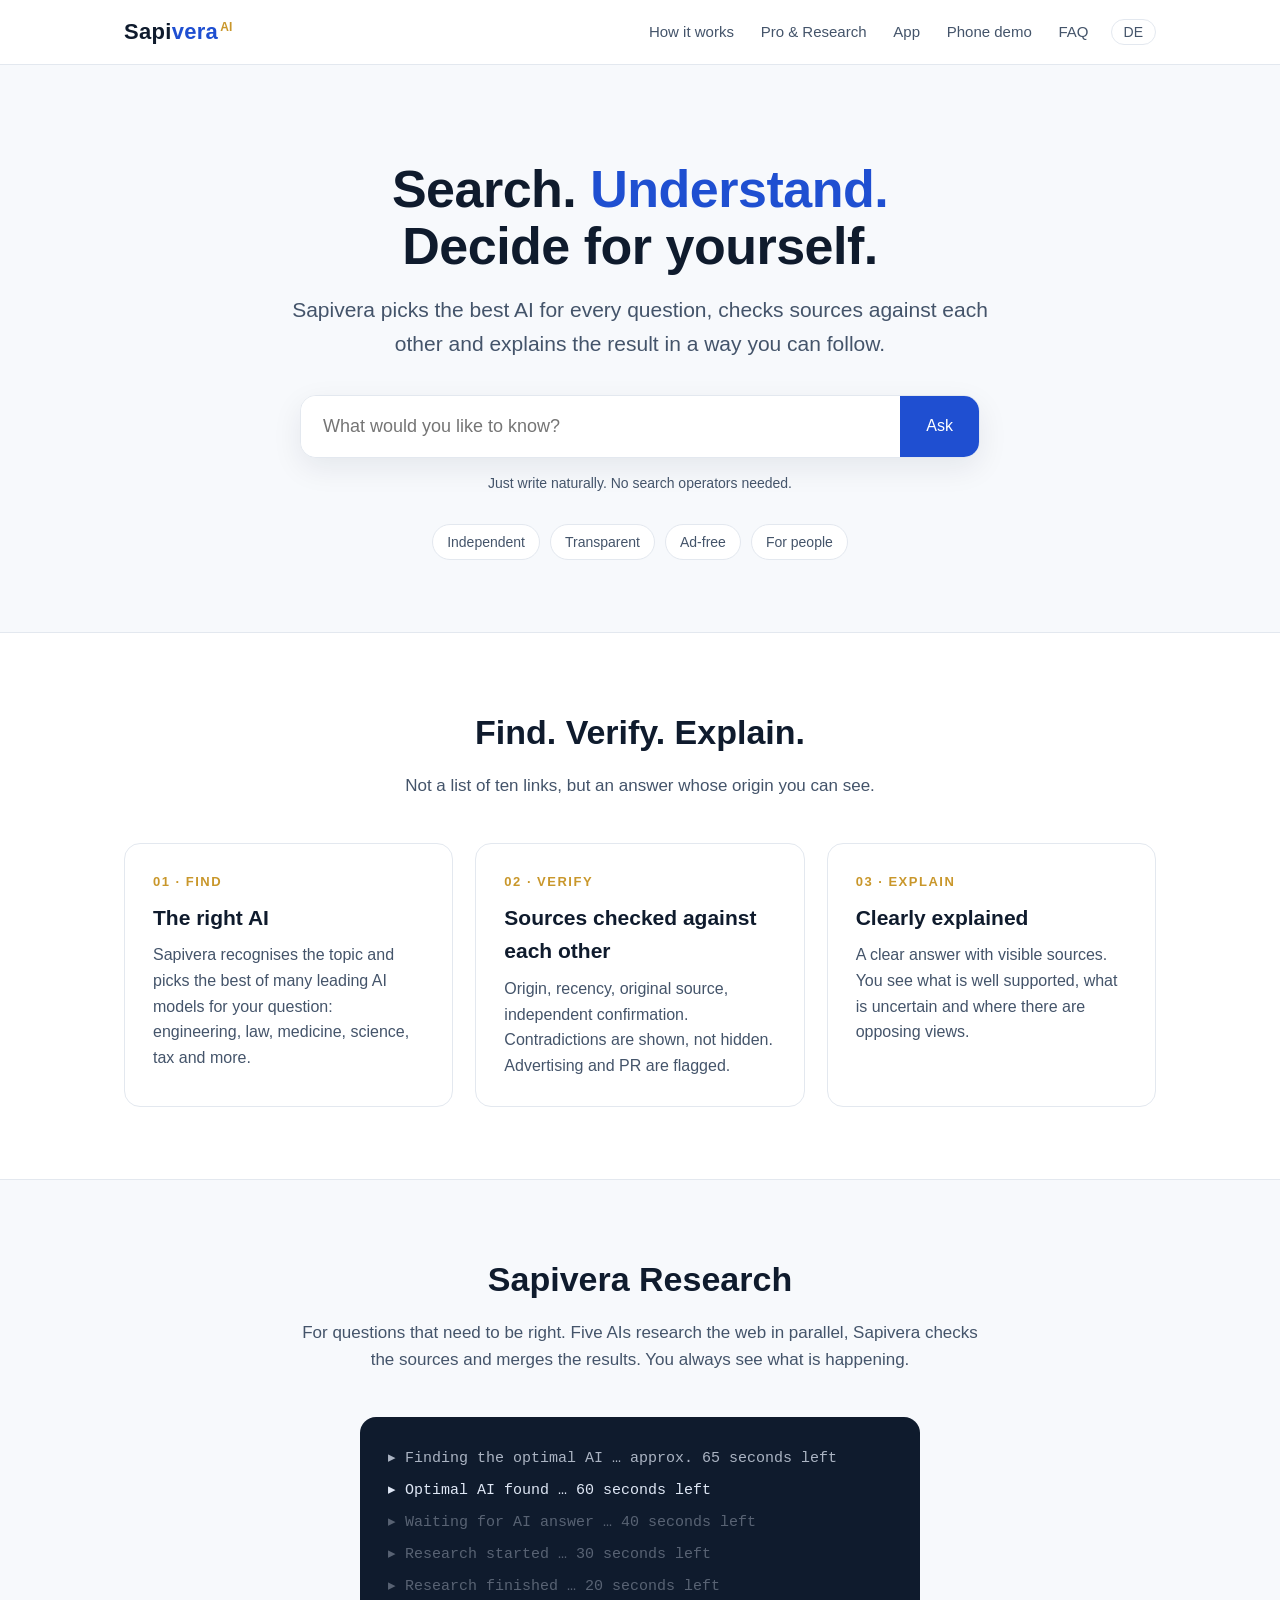
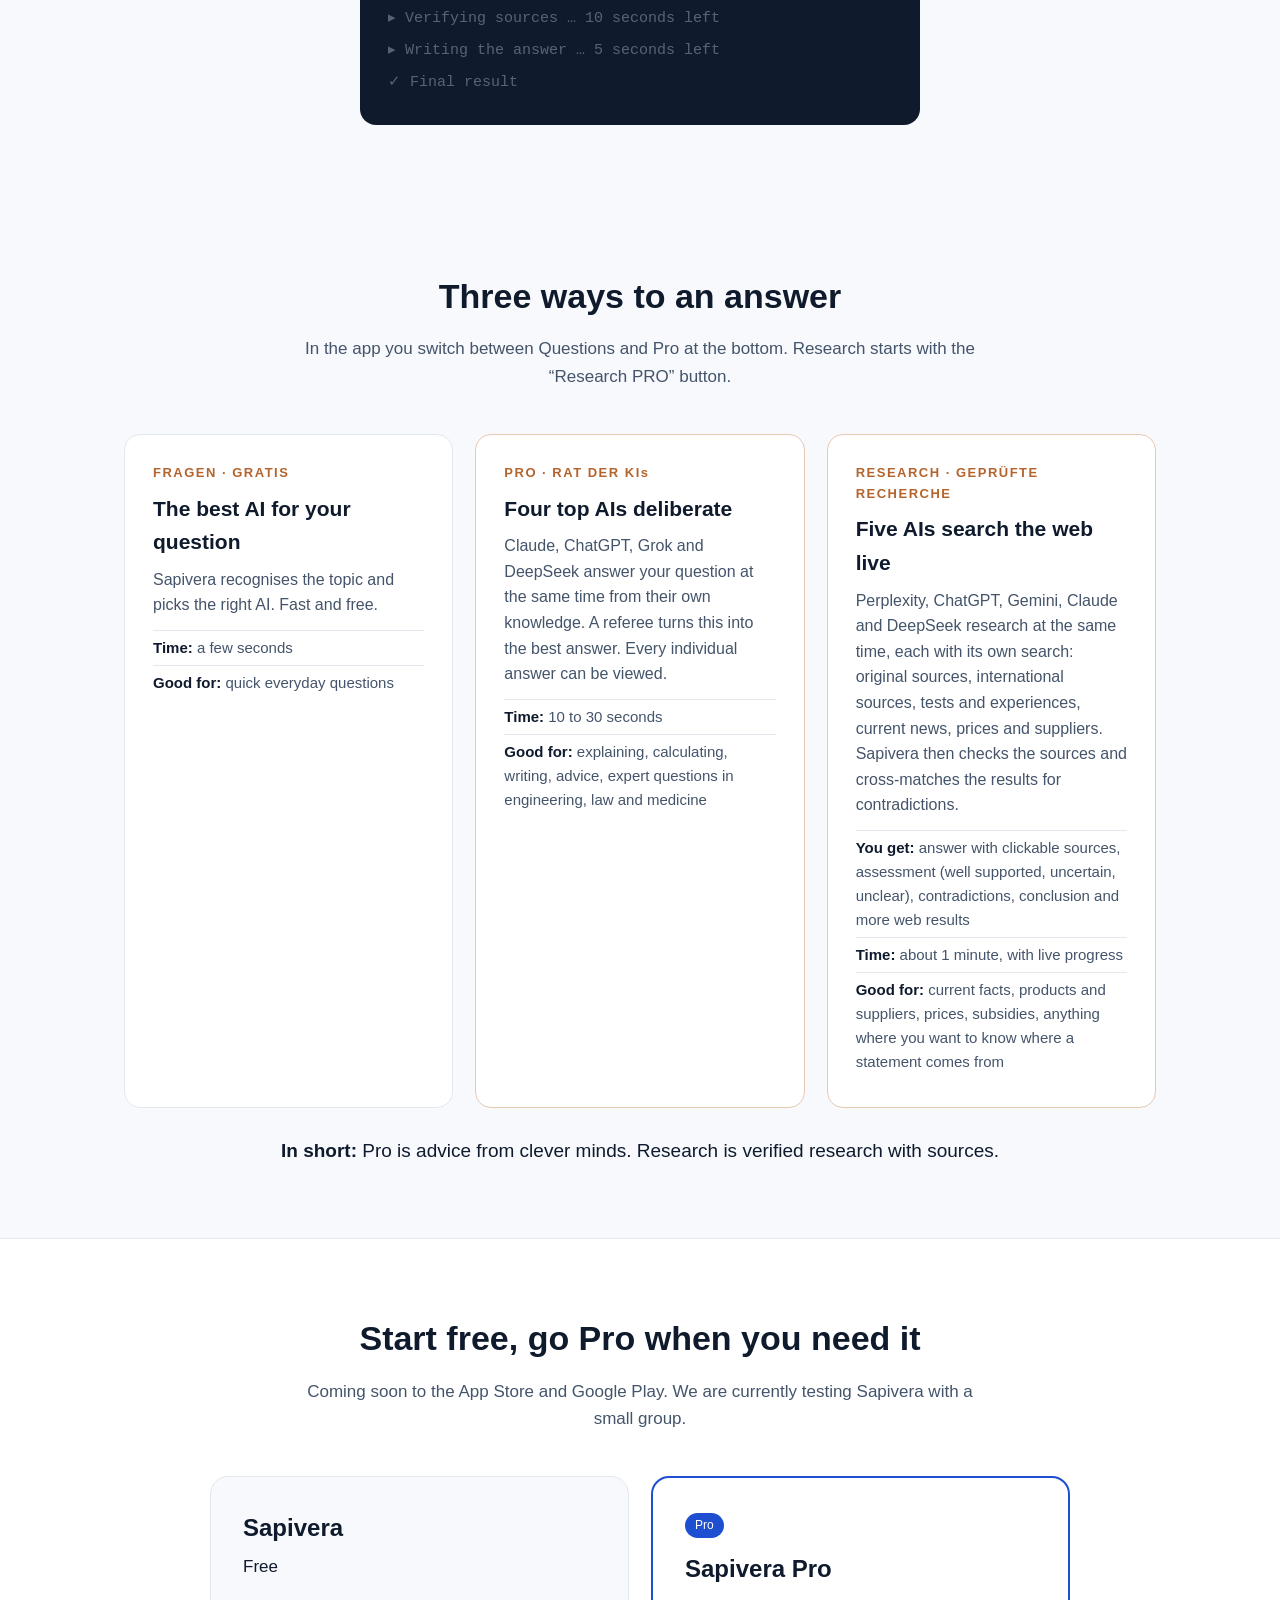
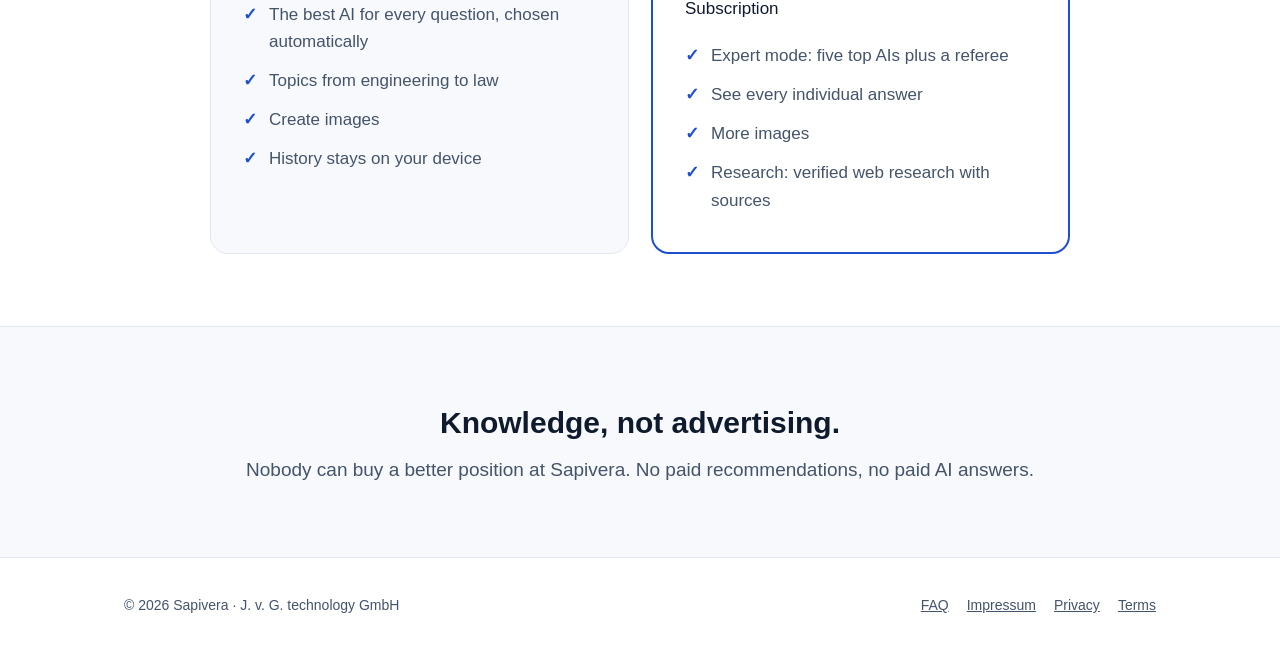
<file: index.html>
<!DOCTYPE html>
<html lang="de" data-lang="de">
<head>
<meta charset="utf-8">
<meta name="robots" content="noindex, nofollow">
<meta name="viewport" content="width=device-width, initial-scale=1">
<title>Sapivera | Suchen. Verstehen. Selbst entscheiden.</title>
<meta name="description" content="Sapivera fragt für jede Frage die passende KI, prüft Quellen gegeneinander und erklärt das Ergebnis nachvollziehbar. Unabhängig, transparent, werbefrei.">
<link rel="stylesheet" href="assets/style.css">
</head>
<body>

<header>
  <div class="wrap">
    <a class="logo" href="index.html">Sapi<span>vera</span><sup>AI</sup></a>
    <div>
      <nav>
        <a href="#wie"><span class="de">So funktioniert's</span><span class="en">How it works</span></a>
        <a href="#modi"><span class="de">Pro &amp; Research</span><span class="en">Pro &amp; Research</span></a>
        <a href="#app">App</a>
        <a href="demo.html"><span class="de">Smartphone-Demo</span><span class="en">Phone demo</span></a>
        <a href="faq.html">FAQ</a>
      </nav>
      <button class="lang" onclick="toggleLang()"><span class="de">EN</span><span class="en">DE</span></button>
    </div>
  </div>
</header>

<div class="hero">
  <div class="wrap">
    <h1 class="de">Suchen. <em>Verstehen.</em><br>Selbst entscheiden.</h1>
    <h1 class="en">Search. <em>Understand.</em><br>Decide for yourself.</h1>
    <p class="lead de">Sapivera sucht für jede Frage die beste KI, prüft Quellen gegeneinander und erklärt Ihnen das Ergebnis so, dass Sie es nachvollziehen können.</p>
    <p class="lead en">Sapivera picks the best AI for every question, checks sources against each other and explains the result in a way you can follow.</p>
    <div class="askbox">
      <input class="de" placeholder="Was möchten Sie wissen?" aria-label="Frage">
      <input class="en" placeholder="What would you like to know?" aria-label="Question">
      <button onclick="location.href='#app'"><span class="de">Fragen</span><span class="en">Ask</span></button>
    </div>
    <div class="hint de">Einfach natürlich schreiben. Keine Suchbefehle nötig.</div>
    <div class="hint en">Just write naturally. No search operators needed.</div>
    <div class="badges">
      <span class="badge de">Unabhängig</span><span class="badge en">Independent</span>
      <span class="badge de">Transparent</span><span class="badge en">Transparent</span>
      <span class="badge de">Werbefrei</span><span class="badge en">Ad-free</span>
      <span class="badge de">Für Menschen</span><span class="badge en">For people</span>
    </div>
  </div>
</div>

<section id="wie" class="white">
  <div class="wrap">
    <h2 class="de">Finden. Prüfen. Erklären.</h2>
    <h2 class="en">Find. Verify. Explain.</h2>
    <p class="sub de">Keine Liste mit zehn Links, sondern eine Antwort, deren Herkunft Sie sehen.</p>
    <p class="sub en">Not a list of ten links, but an answer whose origin you can see.</p>
    <div class="grid">
      <div class="card"><div class="num">01 · FIND</div>
        <h3 class="de">Die passende KI</h3><h3 class="en">The right AI</h3>
        <p class="de">Sapivera erkennt, worum es geht, und wählt aus vielen führenden KI-Modellen die beste für Ihre Frage: Technik, Recht, Medizin, Wissenschaft, Steuern und mehr.</p>
        <p class="en">Sapivera recognises the topic and picks the best of many leading AI models for your question: engineering, law, medicine, science, tax and more.</p></div>
      <div class="card"><div class="num">02 · VERIFY</div>
        <h3 class="de">Quellen gegeneinander prüfen</h3><h3 class="en">Sources checked against each other</h3>
        <p class="de">Herkunft, Aktualität, Originalquelle, unabhängige Bestätigung. Widersprüche werden gezeigt, nicht versteckt. Werbung und PR werden erkannt.</p>
        <p class="en">Origin, recency, original source, independent confirmation. Contradictions are shown, not hidden. Advertising and PR are flagged.</p></div>
      <div class="card"><div class="num">03 · EXPLAIN</div>
        <h3 class="de">Verständlich erklärt</h3><h3 class="en">Clearly explained</h3>
        <p class="de">Eine klare Antwort mit sichtbaren Quellen. Sie sehen, was gut belegt ist, was unsicher ist und wo es Gegenpositionen gibt.</p>
        <p class="en">A clear answer with visible sources. You see what is well supported, what is uncertain and where there are opposing views.</p></div>
    </div>
  </div>
</section>

<section id="research">
  <div class="wrap">
    <h2>Sapivera Research</h2>
    <p class="sub de">Für Fragen, bei denen es genau sein muss. Fünf KIs recherchieren parallel im Internet, Sapivera prüft die Quellen und führt die Ergebnisse zusammen. Sie sehen dabei jederzeit, was gerade passiert.</p>
    <p class="sub en">For questions that need to be right. Five AIs research the web in parallel, Sapivera checks the sources and merges the results. You always see what is happening.</p>
    <div class="status" id="status">
      <div class="de">▸ Optimale AI ermitteln … noch ca. 65 Sekunden</div><div class="en">▸ Finding the optimal AI … approx. 65 seconds left</div>
      <div class="de">▸ Optimale AI gefunden … noch 60 Sekunden</div><div class="en">▸ Optimal AI found … 60 seconds left</div>
      <div class="de">▸ Warte auf AI-Antwort … noch 40 Sekunden</div><div class="en">▸ Waiting for AI answer … 40 seconds left</div>
      <div class="de">▸ Recherche gestartet … noch 30 Sekunden</div><div class="en">▸ Research started … 30 seconds left</div>
      <div class="de">▸ Recherche beendet … noch 20 Sekunden</div><div class="en">▸ Research finished … 20 seconds left</div>
      <div class="de">▸ Quellen werden geprüft … noch 10 Sekunden</div><div class="en">▸ Verifying sources … 10 seconds left</div>
      <div class="de">▸ Antwort wird formuliert … noch 5 Sekunden</div><div class="en">▸ Writing the answer … 5 seconds left</div>
      <div class="de">✓ Endgültiges Ergebnis</div><div class="en">✓ Final result</div>
    </div>
  </div>
</section>

<section id="modi">
  <div class="wrap">
    <h2 class="de">Drei Wege zur Antwort</h2>
    <h2 class="en">Three ways to an answer</h2>
    <p class="sub de">In der App wählen Sie unten zwischen Fragen und Pro. Research starten Sie mit dem Knopf „Research PRO“.</p>
    <p class="sub en">In the app you switch between Questions and Pro at the bottom. Research starts with the “Research PRO” button.</p>
    <div class="grid">
      <div class="card mode"><div class="num">FRAGEN · GRATIS</div>
        <h3 class="de">Die beste KI für Ihre Frage</h3><h3 class="en">The best AI for your question</h3>
        <p class="de">Sapivera erkennt das Thema und wählt die passende KI. Schnell und kostenlos.</p>
        <p class="en">Sapivera recognises the topic and picks the right AI. Fast and free.</p>
        <ul class="mode-facts"><li class="de"><b>Dauer:</b> wenige Sekunden</li><li class="en"><b>Time:</b> a few seconds</li>
        <li class="de"><b>Gut für:</b> schnelle Fragen im Alltag</li><li class="en"><b>Good for:</b> quick everyday questions</li></ul></div>
      <div class="card mode pro"><div class="num">PRO · RAT DER KIs</div>
        <h3 class="de">Vier Top-KIs beraten sich</h3><h3 class="en">Four top AIs deliberate</h3>
        <p class="de">Claude, ChatGPT, Grok und DeepSeek beantworten Ihre Frage gleichzeitig aus ihrem eigenen Wissen. Ein Schiedsrichter macht daraus die beste Antwort. Alle Einzelantworten sind einsehbar.</p>
        <p class="en">Claude, ChatGPT, Grok and DeepSeek answer your question at the same time from their own knowledge. A referee turns this into the best answer. Every individual answer can be viewed.</p>
        <ul class="mode-facts"><li class="de"><b>Dauer:</b> 10 bis 30 Sekunden</li><li class="en"><b>Time:</b> 10 to 30 seconds</li>
        <li class="de"><b>Gut für:</b> Erklären, Rechnen, Schreiben, Ratschläge, Fachfragen aus Technik, Recht und Medizin</li><li class="en"><b>Good for:</b> explaining, calculating, writing, advice, expert questions in engineering, law and medicine</li></ul></div>
      <div class="card mode pro"><div class="num">RESEARCH · GEPRÜFTE RECHERCHE</div>
        <h3 class="de">Fünf KIs suchen live im Internet</h3><h3 class="en">Five AIs search the web live</h3>
        <p class="de">Perplexity, ChatGPT, Gemini, Claude und DeepSeek recherchieren gleichzeitig, jede mit eigener Suche: Originalquellen, internationale Quellen, Tests und Erfahrungen, aktuelle Nachrichten sowie Preise und Anbieter. Danach prüft Sapivera die Quellen und gleicht die Ergebnisse auf Widersprüche ab.</p>
        <p class="en">Perplexity, ChatGPT, Gemini, Claude and DeepSeek research at the same time, each with its own search: original sources, international sources, tests and experiences, current news, prices and suppliers. Sapivera then checks the sources and cross-matches the results for contradictions.</p>
        <ul class="mode-facts"><li class="de"><b>Sie erhalten:</b> Antwort mit anklickbaren Quellen, Einordnung (gut belegt, unsicher, ungeklärt), Widersprüche, Fazit und weitere Web-Treffer</li><li class="en"><b>You get:</b> answer with clickable sources, assessment (well supported, uncertain, unclear), contradictions, conclusion and more web results</li>
        <li class="de"><b>Dauer:</b> etwa 1 Minute, mit Live-Fortschritt</li><li class="en"><b>Time:</b> about 1 minute, with live progress</li>
        <li class="de"><b>Gut für:</b> aktuelle Fakten, Produkte und Lieferanten, Preise, Förderungen, alles, wo Sie wissen wollen, woher eine Aussage kommt</li><li class="en"><b>Good for:</b> current facts, products and suppliers, prices, subsidies, anything where you want to know where a statement comes from</li></ul></div>
    </div>
    <p class="modi-kurz de"><b>Kurz gesagt:</b> Pro ist der Rat kluger Köpfe. Research ist eine geprüfte Recherche mit Quellenangaben.</p>
    <p class="modi-kurz en"><b>In short:</b> Pro is advice from clever minds. Research is verified research with sources.</p>
  </div>
</section>

<section id="app" class="white">
  <div class="wrap">
    <h2 class="de">Gratis starten, bei Bedarf Pro</h2>
    <h2 class="en">Start free, go Pro when you need it</h2>
    <p class="sub de">Bald im App Store und bei Google Play. Derzeit testen wir Sapivera mit einer kleinen Gruppe.</p>
    <p class="sub en">Coming soon to the App Store and Google Play. We are currently testing Sapivera with a small group.</p>
    <div class="plans">
      <div class="plan">
        <h3>Sapivera</h3>
        <div class="de">Gratis</div><div class="en">Free</div>
        <ul>
          <li class="de">Die beste KI für jede Frage, automatisch gewählt</li><li class="en">The best AI for every question, chosen automatically</li>
          <li class="de">Fachbereiche von Technik bis Recht</li><li class="en">Topics from engineering to law</li>
          <li class="de">Bilder erstellen</li><li class="en">Create images</li>
          <li class="de">Verlauf auf Ihrem Gerät</li><li class="en">History stays on your device</li>
        </ul>
      </div>
      <div class="plan pro">
        <span class="tag">Pro</span>
        <h3>Sapivera Pro</h3>
        <div class="de">Im Abo</div><div class="en">Subscription</div>
        <ul>
          <li class="de">Experten Modus: fünf Top-KIs plus Schiedsrichter</li><li class="en">Expert mode: five top AIs plus a referee</li>
          <li class="de">Alle Einzelantworten einsehbar</li><li class="en">See every individual answer</li>
          <li class="de">Mehr Bilder</li><li class="en">More images</li>
          <li class="de">Research: geprüfte Web-Recherche mit Quellen</li><li class="en">Research: verified web research with sources</li>
        </ul>
      </div>
    </div>
  </div>
</section>

<section class="promise">
  <div class="wrap">
    <div class="big de">Wissen statt Werbung.</div><div class="big en">Knowledge, not advertising.</div>
    <div class="small de">Bei Sapivera kann sich niemand eine bessere Platzierung kaufen. Keine bezahlten Empfehlungen, keine bezahlten KI-Antworten.</div>
    <div class="small en">Nobody can buy a better position at Sapivera. No paid recommendations, no paid AI answers.</div>
  </div>
</section>

<footer>
  <div class="wrap">
    <div>© 2026 Sapivera · J. v. G. technology GmbH</div>
    <div><a href="faq.html">FAQ</a><a href="impressum.html">Impressum</a><a href="datenschutz.html"><span class="de">Datenschutz</span><span class="en">Privacy</span></a><a href="nutzungsbedingungen.html"><span class="de">Nutzungsbedingungen</span><span class="en">Terms</span></a></div>
  </div>
</footer>

<script>
function setLang(l){document.documentElement.setAttribute('data-lang',l);document.documentElement.lang=l;try{localStorage.setItem('sv-lang',l)}catch(e){}}
function toggleLang(){setLang(document.documentElement.getAttribute('data-lang')==='de'?'en':'de')}
(function(){var s=null;try{s=localStorage.getItem('sv-lang')}catch(e){}
  setLang(s||((navigator.language||'de').slice(0,2)==='de'?'de':'en'));})();
(function(){var box=document.getElementById('status');var i=0;
  function step(){var lang=document.documentElement.getAttribute('data-lang');
    var rows=[].slice.call(box.querySelectorAll('div.'+lang));
    rows.forEach(function(r,k){r.className=lang+(k<i?' done':k===i?' on':'')});
    i=(i+1)%(rows.length+2);}
  step();setInterval(step,1400);})();
</script>
</body>
</html>
</file>
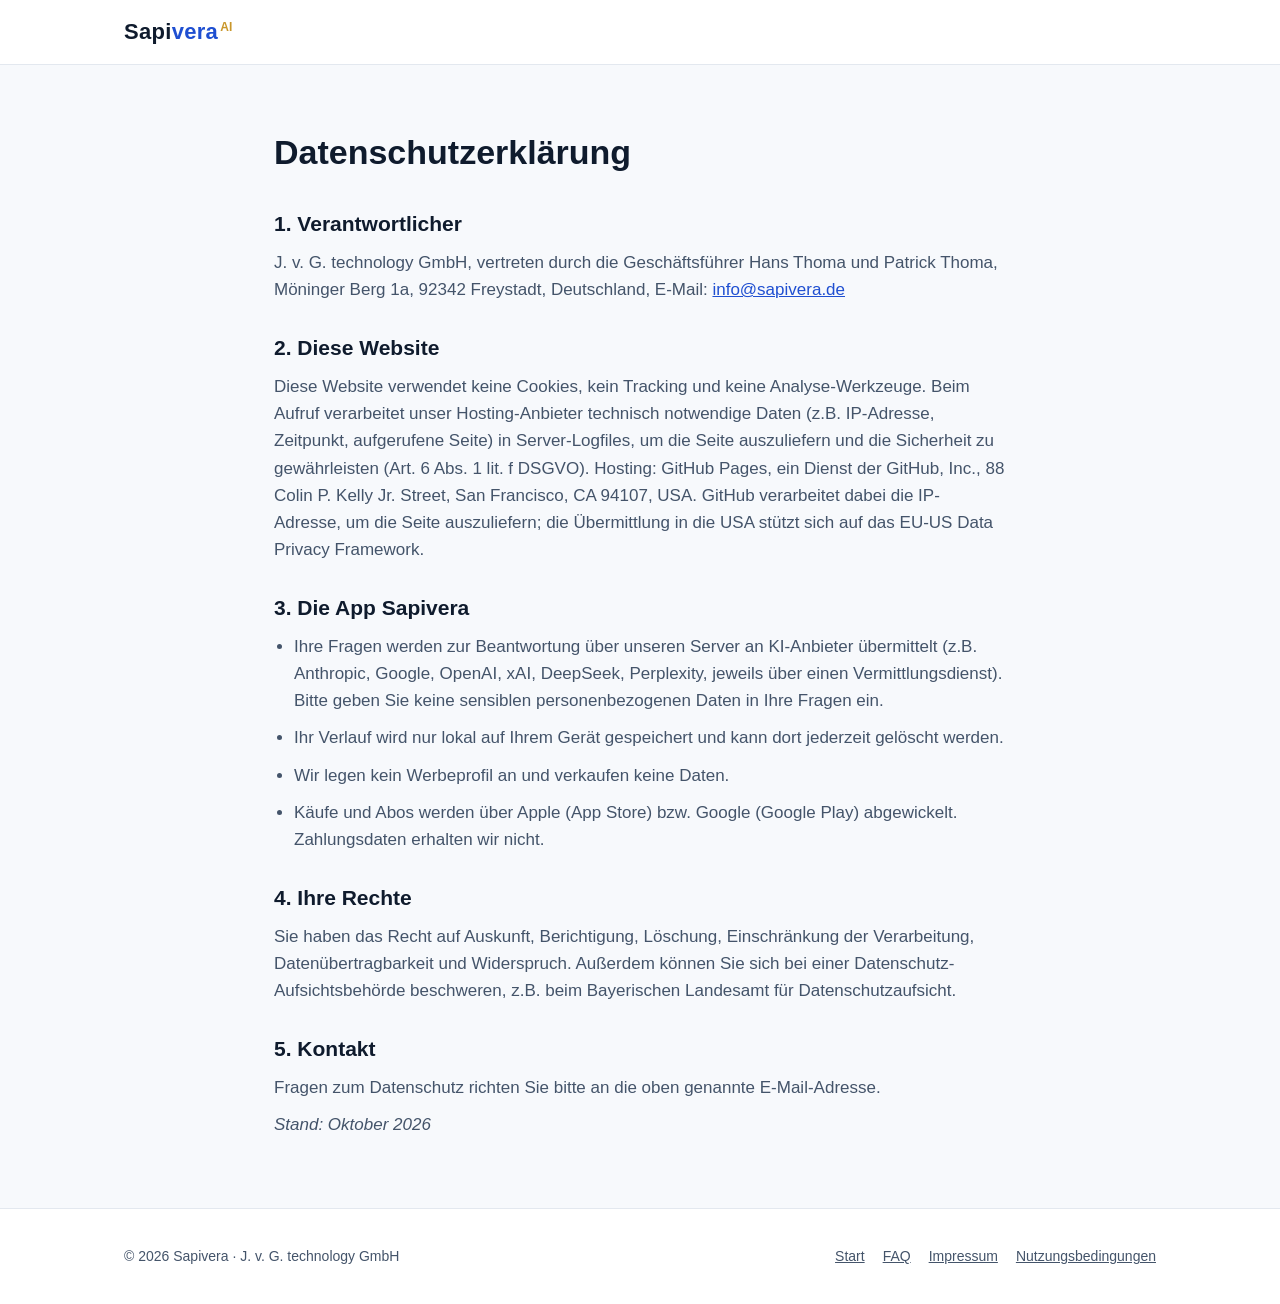
<file: datenschutz.html>
<!DOCTYPE html>
<html lang="de">
<head>
<meta charset="utf-8">
<meta name="viewport" content="width=device-width, initial-scale=1">
<title>Datenschutz | Sapivera</title>
<meta name="robots" content="noindex">
<link rel="stylesheet" href="assets/style.css">
</head>
<body>
<header><div class="wrap"><a class="logo" href="index.html">Sapi<span>vera</span><sup>AI</sup></a></div></header>
<div class="legal">
  <h1>Datenschutzerklärung</h1>
  <h2>1. Verantwortlicher</h2>
  <p>J. v. G. technology GmbH, vertreten durch die Geschäftsführer Hans Thoma und Patrick Thoma, Möninger Berg 1a, 92342 Freystadt, Deutschland, E-Mail: <a href="mailto:info@sapivera.de">info@sapivera.de</a></p>

  <h2>2. Diese Website</h2>
  <p>Diese Website verwendet keine Cookies, kein Tracking und keine Analyse-Werkzeuge. Beim Aufruf verarbeitet unser Hosting-Anbieter technisch notwendige Daten (z.B. IP-Adresse, Zeitpunkt, aufgerufene Seite) in Server-Logfiles, um die Seite auszuliefern und die Sicherheit zu gewährleisten (Art. 6 Abs. 1 lit. f DSGVO). Hosting: GitHub Pages, ein Dienst der GitHub, Inc., 88 Colin P. Kelly Jr. Street, San Francisco, CA 94107, USA. GitHub verarbeitet dabei die IP-Adresse, um die Seite auszuliefern; die Übermittlung in die USA stützt sich auf das EU-US Data Privacy Framework.</p>

  <h2>3. Die App Sapivera</h2>
  <ul>
    <li>Ihre Fragen werden zur Beantwortung über unseren Server an KI-Anbieter übermittelt (z.B. Anthropic, Google, OpenAI, xAI, DeepSeek, Perplexity, jeweils über einen Vermittlungsdienst). Bitte geben Sie keine sensiblen personenbezogenen Daten in Ihre Fragen ein.</li>
    <li>Ihr Verlauf wird nur lokal auf Ihrem Gerät gespeichert und kann dort jederzeit gelöscht werden.</li>
    <li>Wir legen kein Werbeprofil an und verkaufen keine Daten.</li>
    <li>Käufe und Abos werden über Apple (App Store) bzw. Google (Google Play) abgewickelt. Zahlungsdaten erhalten wir nicht.</li>
  </ul>

  <h2>4. Ihre Rechte</h2>
  <p>Sie haben das Recht auf Auskunft, Berichtigung, Löschung, Einschränkung der Verarbeitung, Datenübertragbarkeit und Widerspruch. Außerdem können Sie sich bei einer Datenschutz-Aufsichtsbehörde beschweren, z.B. beim Bayerischen Landesamt für Datenschutzaufsicht.</p>

  <h2>5. Kontakt</h2>
  <p>Fragen zum Datenschutz richten Sie bitte an die oben genannte E-Mail-Adresse.</p>
  <p><em>Stand: Oktober 2026</em></p>
</div>
<footer><div class="wrap"><div>© 2026 Sapivera · J. v. G. technology GmbH</div><div><a href="index.html">Start</a><a href="faq.html">FAQ</a><a href="impressum.html">Impressum</a><a href="nutzungsbedingungen.html">Nutzungsbedingungen</a></div></div></footer>
</body>
</html>
</file>
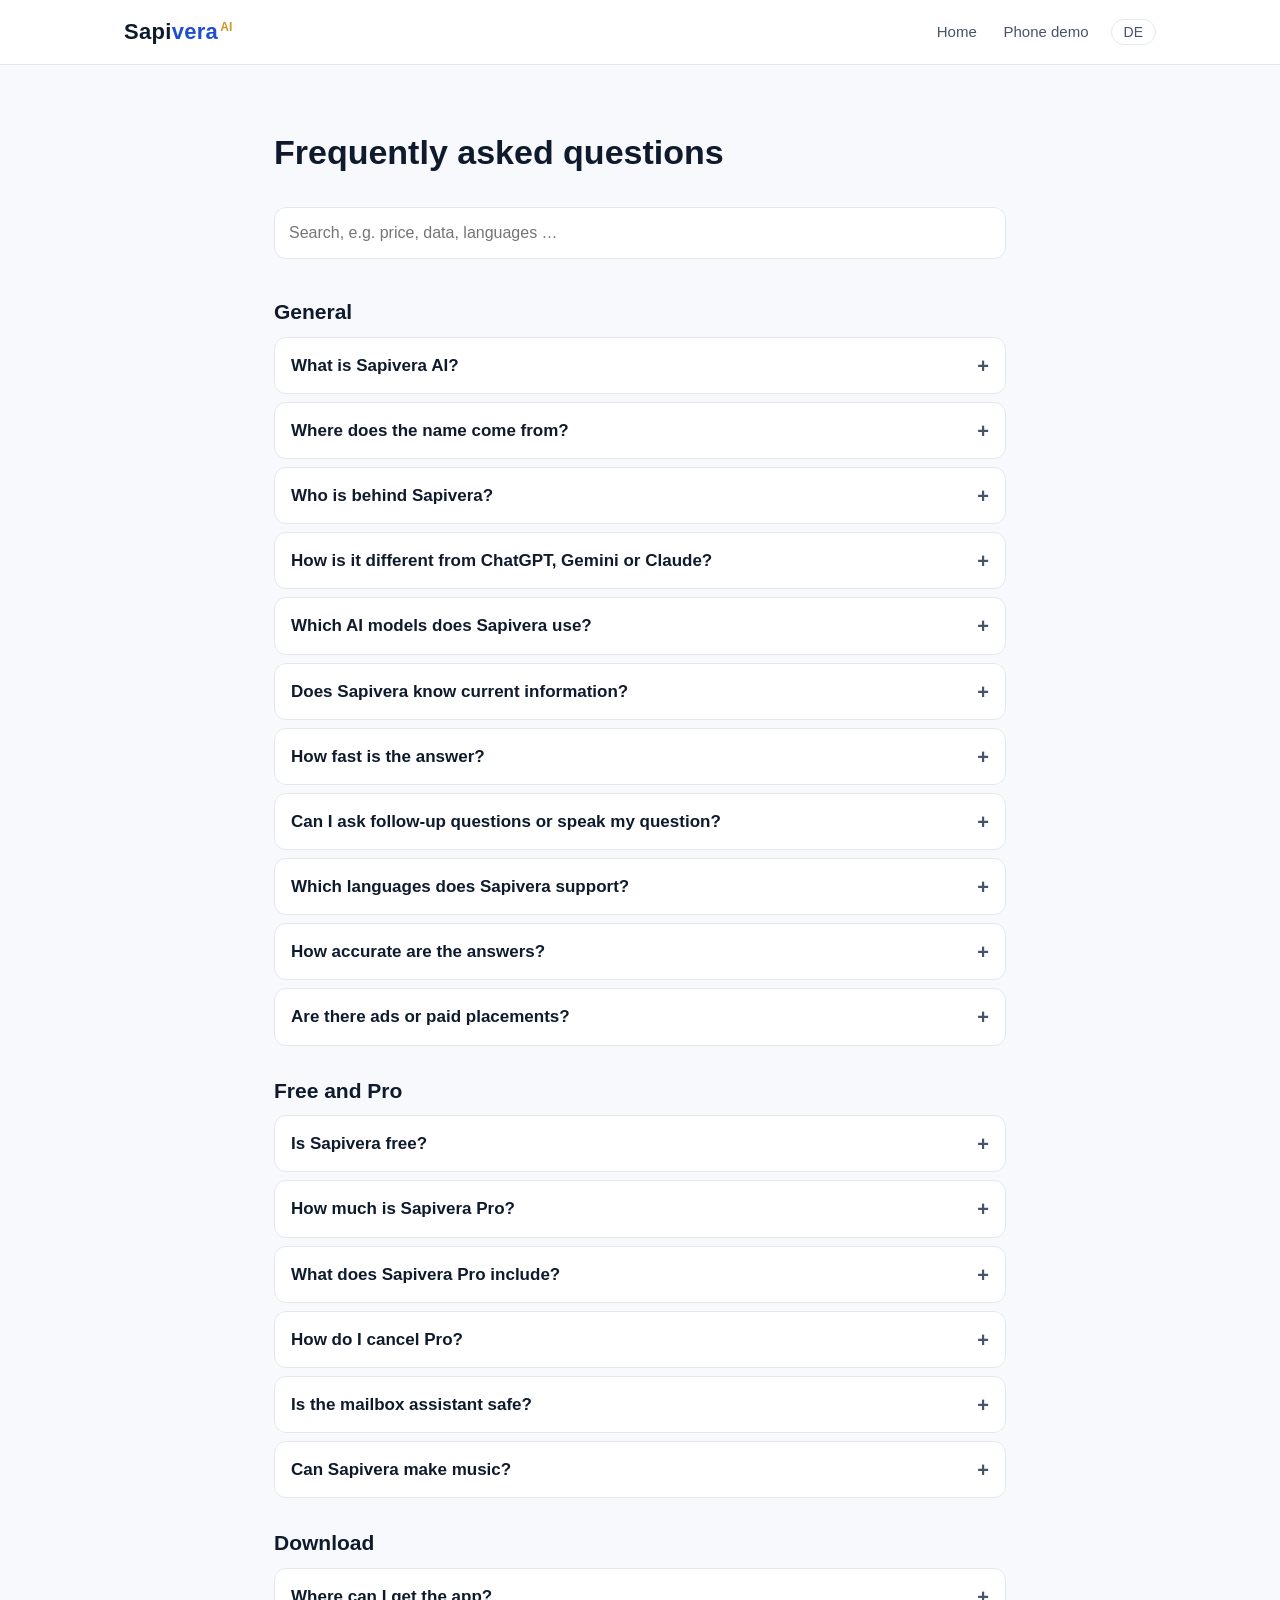
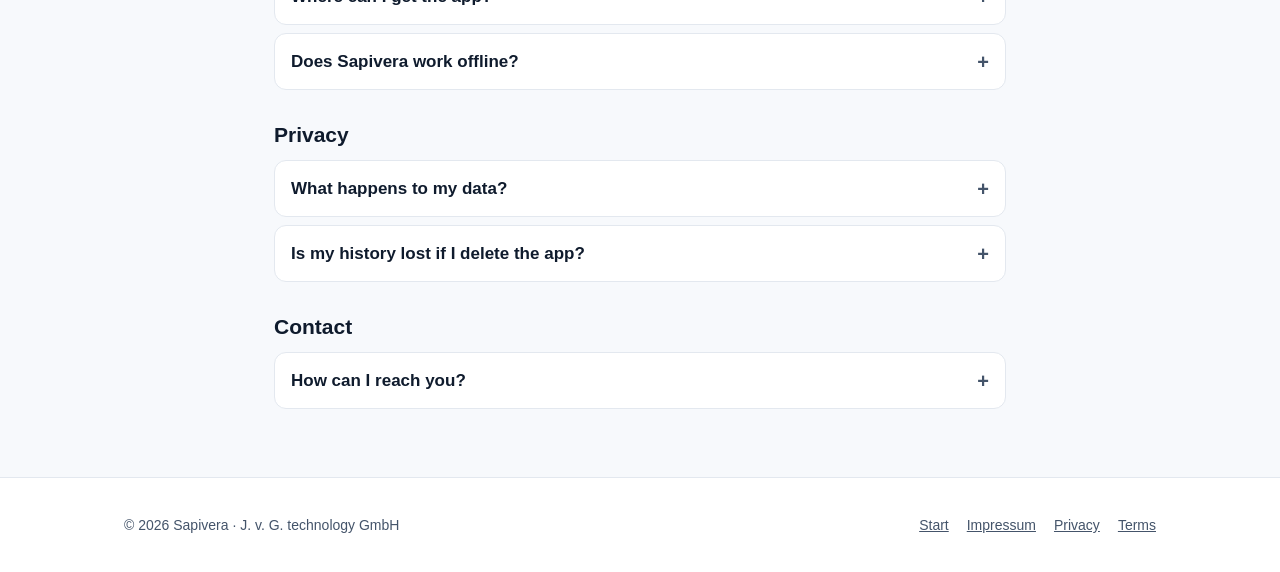
<file: faq.html>
<!DOCTYPE html>
<html lang="de" data-lang="de">
<head>
<meta charset="utf-8">
<meta name="robots" content="noindex, nofollow">
<meta name="viewport" content="width=device-width, initial-scale=1">
<title>Häufige Fragen | Sapivera</title>
<meta name="description" content="Antworten auf häufige Fragen zu Sapivera AI: Funktionen, Preise, Datenschutz, Download.">
<link rel="stylesheet" href="assets/style.css">
</head>
<body>

<header>
  <div class="wrap">
    <a class="logo" href="index.html">Sapi<span>vera</span><sup>AI</sup></a>
    <div>
      <nav>
        <a href="index.html"><span class="de">Start</span><span class="en">Home</span></a>
        <a href="demo.html"><span class="de">Smartphone-Demo</span><span class="en">Phone demo</span></a>
      </nav>
      <button class="lang" onclick="toggleLang()"><span class="de">EN</span><span class="en">DE</span></button>
    </div>
  </div>
</header>

<div class="legal faq">
  <h1><span class="de">Häufige Fragen</span><span class="en">Frequently asked questions</span></h1>
  <input id="faq-suche" class="faq-suche" type="search" autocomplete="off" aria-label="Suche">
  <p id="faq-leer" class="faq-leer" hidden><span class="de">Dazu haben wir noch keine Antwort. Schreiben Sie uns gern an <a href="mailto:info@sapivera.de">info@sapivera.de</a>.</span><span class="en">We don't have an answer to that yet. Feel free to write to <a href="mailto:info@sapivera.de">info@sapivera.de</a>.</span></p>

  <h2><span class="de">Allgemein</span><span class="en">General</span></h2>
  <details><summary><span class="de">Was ist Sapivera AI?</span><span class="en">What is Sapivera AI?</span></summary>
    <p class="de">Eine App, die für jede Frage automatisch die passende KI auswählt. Sapivera erkennt, worum es geht (zum Beispiel kurze Frage, Erklärung, Schreiben, Rechnen, Programmieren, Recherche, Medizin, Recht, Steuern) und schickt die Frage an das KI-Modell, das dafür am besten ist. Motto: Eine Frage. Die beste KI.</p>
    <p class="en">An app that automatically picks the right AI for every question. Sapivera recognises what your question is about (for example a quick question, an explanation, writing, maths, coding, research, medicine, law, taxes) and sends it to the AI model that is best at it. Motto: One question. The best AI.</p></details>
  <details><summary><span class="de">Woher kommt der Name?</span><span class="en">Where does the name come from?</span></summary>
    <p class="de">Sapivera verbindet "sapiens" (lateinisch: weise) und "vera" (wahr).</p>
    <p class="en">Sapivera combines "sapiens" (Latin: wise) and "vera" (true).</p></details>
  <details><summary><span class="de">Wer steckt hinter Sapivera?</span><span class="en">Who is behind Sapivera?</span></summary>
    <p class="de">Anbieter ist die J. v. G. technology GmbH, Möninger Berg 1a, 92342 Freystadt, Deutschland (Geschäftsführer Hans Thoma und Patrick Thoma). Die Firma entwickelt seit vielen Jahren Maschinen für die Solarmodul-Produktion und forscht in mehreren EU-Projekten.</p>
    <p class="en">Sapivera is provided by J. v. G. technology GmbH, Möninger Berg 1a, 92342 Freystadt, Germany (managing directors Hans Thoma and Patrick Thoma). The company has been building machines for solar module production for many years and does research in several EU projects.</p></details>
  <details><summary><span class="de">Was ist der Unterschied zu ChatGPT, Gemini oder Claude?</span><span class="en">How is it different from ChatGPT, Gemini or Claude?</span></summary>
    <p class="de">Dort bekommen Sie immer die KI eines einzigen Herstellers. Sapivera nutzt mehrere KIs verschiedener Hersteller und wählt je Frage die passende. In Sapivera Pro beantworten zusätzlich mehrere Spitzenmodelle die Frage parallel, und die Antworten werden gegeneinander abgewogen.</p>
    <p class="en">There you always get the AI of a single provider. Sapivera uses several AIs from different providers and picks the right one for each question. In Sapivera Pro, several top models also answer in parallel and their answers are weighed against each other.</p></details>
  <details><summary><span class="de">Welche KI-Modelle nutzt Sapivera?</span><span class="en">Which AI models does Sapivera use?</span></summary>
    <p class="de">Unter anderem Modelle von Google (Gemini), Anthropic (Claude), OpenAI (GPT), xAI (Grok), DeepSeek und Perplexity. Die Auswahl wird jeden Monat automatisch überprüft und auf die besten verfügbaren Modelle aktualisiert. Bei jeder Antwort steht, welches Modell geantwortet hat.</p>
    <p class="en">Among others, models from Google (Gemini), Anthropic (Claude), OpenAI (GPT), xAI (Grok), DeepSeek and Perplexity. The selection is checked automatically every month and updated to the best available models. Every answer shows which model replied.</p></details>
  <details><summary><span class="de">Kennt Sapivera aktuelle Informationen?</span><span class="en">Does Sapivera know current information?</span></summary>
    <p class="de">Ja. Bei Fragen mit Zeitbezug, zu Preisen, Produkten, Firmen, Personen, Nachrichten oder Wetter sucht Sapivera automatisch im Internet. Die Quellen stehen als Links unter der Antwort.</p>
    <p class="en">Yes. For questions about recent events, prices, products, companies, people, news or weather, Sapivera automatically searches the web. The sources are listed as links below the answer.</p></details>
  <details><summary><span class="de">Wie schnell kommt die Antwort?</span><span class="en">How fast is the answer?</span></summary>
    <p class="de">Die Antwort erscheint live Wort für Wort, meist schon nach ein bis zwei Sekunden. Bei jeder Antwort steht, wie lange sie gedauert hat.</p>
    <p class="en">The answer appears live word by word, usually after one or two seconds. Each answer shows how long it took.</p></details>
  <details><summary><span class="de">Kann ich weiterfragen oder Fragen sprechen?</span><span class="en">Can I ask follow-up questions or speak my question?</span></summary>
    <p class="de">Ja. Unter jeder Antwort können Sie weiterfragen, Sapivera kennt dabei den bisherigen Verlauf. Dazu schlägt Sapivera passende Folgefragen vor. Fragen können Sie auch über das Mikrofon sprechen.</p>
    <p class="en">Yes. You can ask follow-up questions below every answer; Sapivera remembers the conversation and suggests suitable follow-up questions. You can also speak your question using the microphone.</p></details>
  <details><summary><span class="de">In welchen Sprachen gibt es Sapivera?</span><span class="en">Which languages does Sapivera support?</span></summary>
    <p class="de">Deutsch, Englisch, Spanisch und Arabisch. Die App startet in der Sprache Ihres Geräts und lässt sich umschalten. Fragen können Sie auch in anderen Sprachen stellen.</p>
    <p class="en">German, English, Spanish and Arabic. The app starts in your device language and can be switched. You can also ask in other languages.</p></details>
  <details><summary><span class="de">Wie genau sind die Antworten?</span><span class="en">How accurate are the answers?</span></summary>
    <p class="de">Sapivera nutzt starke KIs und bei aktuellen Themen Internetquellen. Trotzdem können KIs Fehler machen. Wichtige Angaben bitte über die angezeigten Quellen prüfen. Bei Medizin, Recht und Steuern weist Sapivera darauf hin, dass die Antwort keine ärztliche, anwaltliche oder steuerliche Beratung ersetzt.</p>
    <p class="en">Sapivera uses strong AIs and, for current topics, web sources. AIs can still make mistakes, so please check important facts using the sources shown. For medicine, law and taxes, Sapivera points out that the answer does not replace professional advice.</p></details>
  <details><summary><span class="de">Gibt es Werbung oder bezahlte Platzierungen?</span><span class="en">Are there ads or paid placements?</span></summary>
    <p class="de">Nein. In den Antworten gibt es keine bezahlten Platzierungen und keine Werbung.</p>
    <p class="en">No. There are no paid placements and no ads in the answers.</p></details>

  <h2><span class="de">Gratis und Pro</span><span class="en">Free and Pro</span></h2>
  <details><summary><span class="de">Ist Sapivera kostenlos?</span><span class="en">Is Sapivera free?</span></summary>
    <p class="de">Ja, es gibt eine Gratis-Version: unbegrenzt Fragen im Modus Billigste, 10 Fragen pro Tag im Modus Beste mit Live-Antwort und Internetsuche, 10 Bilder und 5 Songs pro Monat. Der Experten Modus gehört zu Pro. Ein Konto oder eine Anmeldung ist nicht nötig.</p>
    <p class="en">Yes, there is a free version: unlimited questions in Cheapest mode, 10 questions per day in Best mode with live answers and web search, 10 images and 5 songs per month. Expert mode is part of Pro. No account or sign-up needed.</p></details>
  <details><summary><span class="de">Was kostet Sapivera Pro?</span><span class="en">How much is Sapivera Pro?</span></summary>
    <p class="de">14,99 € pro Monat oder 149 € pro Jahr (2 Monate gratis). Pro können Sie 7 Tage kostenlos testen. Das Abo läuft über den App Store bzw. Google Play und ist jederzeit kündbar.</p>
    <p class="en">€14.99 per month or €149 per year (2 months free). You can try Pro free for 7 days. The subscription runs via the App Store or Google Play and can be cancelled at any time.</p></details>
  <details><summary><span class="de">Was bietet Sapivera Pro?</span><span class="en">What does Sapivera Pro include?</span></summary>
    <ul class="de">
      <li>Die stärksten KI-Modelle für jede Frage, praktisch unbegrenzt fragen (faire Nutzung).</li>
      <li>KI-Rat: mehrere Spitzenmodelle antworten parallel, daraus entsteht die beste Antwort.</li>
      <li>Spezialist (Sapivera Research): tiefe Recherche mit geprüften und eingestuften Quellen, 30 pro Monat.</li>
      <li>Fotos, PDF, Word-Dokumente und kurze Videos auswerten, auch Handschrift.</li>
      <li>Bilder erstellen (8 pro Monat) und kurze Videos erstellen (10 pro Monat).</li>
      <li>Postfach-Assistent: Mails finden, bewerten und eine Antwort als Entwurf vorbereiten.</li>
    </ul>
    <ul class="en">
      <li>The strongest AI models for every question, practically unlimited (fair use).</li>
      <li>AI council: several top models answer in parallel, combined into the best answer.</li>
      <li>Specialist (Sapivera Research): in-depth research with checked and rated sources, 30 per month.</li>
      <li>Analyse photos, PDFs, Word documents and short videos, including handwriting.</li>
      <li>Create images (8 per month) and short videos (10 per month).</li>
      <li>Mailbox assistant: find and assess emails and prepare a reply as a draft.</li>
    </ul></details>
  <details><summary><span class="de">Wie kündige ich Pro?</span><span class="en">How do I cancel Pro?</span></summary>
    <p class="de">Über die Abo-Verwaltung im App Store (Apple) bzw. in Google Play. Kündigen Sie im Testzeitraum, endet Pro nach 7 Tagen automatisch ohne Kosten.</p>
    <p class="en">Via subscription management in the App Store (Apple) or Google Play. If you cancel during the trial, Pro ends after 7 days at no cost.</p></details>
  <details><summary><span class="de">Ist der Postfach-Assistent sicher?</span><span class="en">Is the mailbox assistant safe?</span></summary>
    <p class="de">Sie verbinden Ihr Postfach auf dem Handy mit einem App-Passwort. Die Zugangsdaten bleiben nur auf Ihrem Gerät. Zur KI geht nur die Mail, zu der Sie fragen. Gesendet wird nichts automatisch, die Antwort landet als Entwurf in Ihrem Postfach.</p>
    <p class="en">You connect your mailbox on your phone with an app password. The credentials stay on your device only. Only the email you ask about is sent to the AI. Nothing is sent automatically; the reply is saved as a draft in your mailbox.</p></details>
  <details><summary><span class="de">Kann Sapivera Musik machen?</span><span class="en">Can Sapivera make music?</span></summary>
    <p class="de">Noch nicht. Songs auf Wunsch sind für Sapivera Pro geplant.</p>
    <p class="en">Not yet. Songs on request are planned for Sapivera Pro.</p></details>

  <h2><span class="de">Download</span><span class="en">Download</span></h2>
  <details><summary><span class="de">Wo bekomme ich die App?</span><span class="en">Where can I get the app?</span></summary>
    <p class="de">Sapivera AI gibt es für iPhone, iPad und Android. Derzeit läuft die Testphase mit ausgewählten Testern, der Start im App Store und bei Google Play ist in Vorbereitung. Wer mittesten möchte, schreibt an <a href="mailto:info@sapivera.de">info@sapivera.de</a>.</p>
    <p class="en">Sapivera AI is available for iPhone, iPad and Android. We are currently testing with selected testers; the launch in the App Store and on Google Play is being prepared. If you would like to test, write to <a href="mailto:info@sapivera.de">info@sapivera.de</a>.</p></details>
  <details><summary><span class="de">Funktioniert Sapivera ohne Internet?</span><span class="en">Does Sapivera work offline?</span></summary>
    <p class="de">Nein. Für die Antworten braucht die App eine Internetverbindung.</p>
    <p class="en">No. The app needs an internet connection for answers.</p></details>

  <h2><span class="de">Datenschutz</span><span class="en">Privacy</span></h2>
  <details><summary><span class="de">Was passiert mit meinen Daten?</span><span class="en">What happens to my data?</span></summary>
    <p class="de">Ihr Verlauf wird nur lokal auf Ihrem Gerät gespeichert, nicht auf unseren Servern. Damit eine Frage beantwortet werden kann, wird sie an die ausgewählten KI-Anbieter übermittelt. Ein Konto ist nicht nötig. Details in der <a href="datenschutz.html">Datenschutzerklärung</a>.</p>
    <p class="en">Your history is stored only on your device, not on our servers. To answer a question, it is sent to the selected AI providers. No account is needed. Details in the <a href="datenschutz.html">privacy policy</a>.</p></details>
  <details><summary><span class="de">Geht mein Verlauf verloren, wenn ich die App lösche?</span><span class="en">Is my history lost if I delete the app?</span></summary>
    <p class="de">Ja. Weil der Verlauf nur auf Ihrem Gerät liegt, ist er nach dem Löschen der App weg.</p>
    <p class="en">Yes. Because the history is only on your device, it is gone once you delete the app.</p></details>

  <h2><span class="de">Kontakt</span><span class="en">Contact</span></h2>
  <details><summary><span class="de">Wie erreiche ich Sie?</span><span class="en">How can I reach you?</span></summary>
    <p class="de">Per E-Mail an <a href="mailto:info@sapivera.de">info@sapivera.de</a>, auch für Angebote an Firmen.</p>
    <p class="en">By email to <a href="mailto:info@sapivera.de">info@sapivera.de</a>, also for business offers.</p></details>
</div>

<footer>
  <div class="wrap">
    <div>© 2026 Sapivera · J. v. G. technology GmbH</div>
    <div><a href="index.html">Start</a><a href="impressum.html">Impressum</a><a href="datenschutz.html"><span class="de">Datenschutz</span><span class="en">Privacy</span></a><a href="nutzungsbedingungen.html"><span class="de">Nutzungsbedingungen</span><span class="en">Terms</span></a></div>
  </div>
</footer>

<script>
function setLang(l){document.documentElement.setAttribute('data-lang',l);document.documentElement.lang=l;try{localStorage.setItem('sv-lang',l)}catch(e){}
  var s=document.getElementById('faq-suche');if(s)s.placeholder=l==='de'?'Frage suchen, z.B. Preis, Daten, Sprachen …':'Search, e.g. price, data, languages …';}
function toggleLang(){setLang(document.documentElement.getAttribute('data-lang')==='de'?'en':'de')}
(function(){var s=null;try{s=localStorage.getItem('sv-lang')}catch(e){}
  setLang(s||((navigator.language||'de').slice(0,2)==='de'?'de':'en'));})();
(function(){var inp=document.getElementById('faq-suche'),leer=document.getElementById('faq-leer');
  var items=[].slice.call(document.querySelectorAll('.faq details')),heads=[].slice.call(document.querySelectorAll('.faq h2'));
  inp.addEventListener('input',function(){var q=inp.value.trim().toLowerCase(),n=0;
    items.forEach(function(d){var hit=!q||d.textContent.toLowerCase().indexOf(q)>=0;d.hidden=!hit;if(hit)n++;d.open=!!q&&hit;});
    heads.forEach(function(h){var e=h.nextElementSibling,any=false;while(e&&e.tagName==='DETAILS'){if(!e.hidden)any=true;e=e.nextElementSibling;}h.hidden=!any;});
    leer.hidden=n>0;});})();
</script>
</body>
</html>
</file>
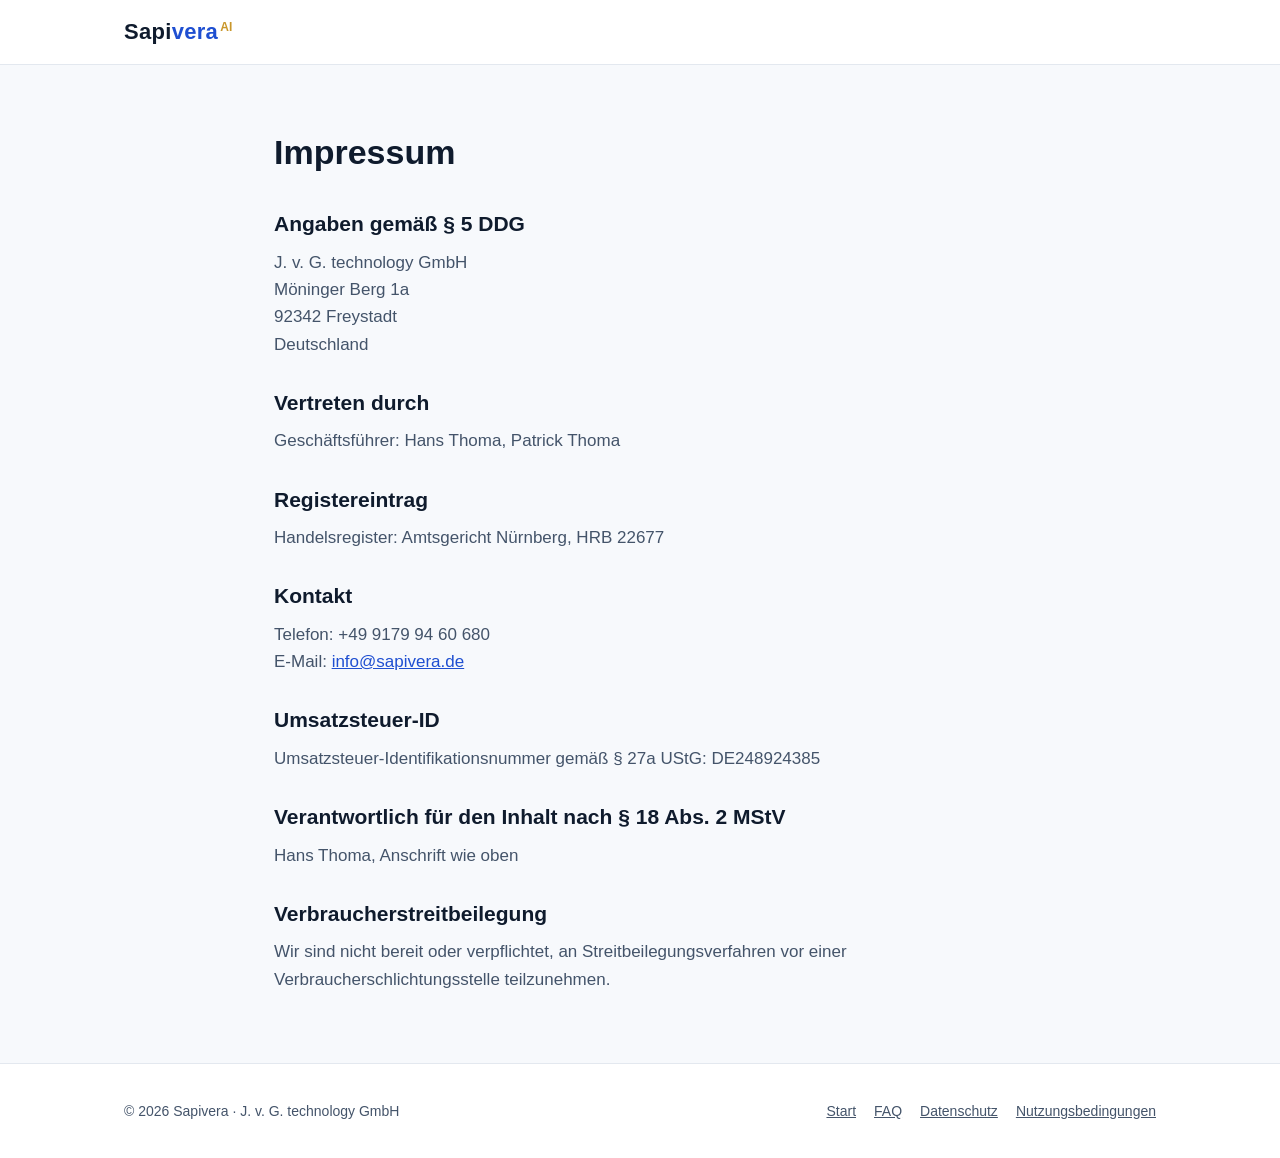
<file: impressum.html>
<!DOCTYPE html>
<html lang="de">
<head>
<meta charset="utf-8">
<meta name="viewport" content="width=device-width, initial-scale=1">
<title>Impressum | Sapivera</title>
<meta name="robots" content="noindex">
<link rel="stylesheet" href="assets/style.css">
</head>
<body>
<header><div class="wrap"><a class="logo" href="index.html">Sapi<span>vera</span><sup>AI</sup></a></div></header>
<div class="legal">
  <h1>Impressum</h1>
  <h2>Angaben gemäß § 5 DDG</h2>
  <p>J. v. G. technology GmbH<br>Möninger Berg 1a<br>92342 Freystadt<br>Deutschland</p>
  <h2>Vertreten durch</h2>
  <p>Geschäftsführer: Hans Thoma, Patrick Thoma</p>
  <h2>Registereintrag</h2>
  <p>Handelsregister: Amtsgericht Nürnberg, HRB 22677</p>
  <h2>Kontakt</h2>
  <p>Telefon: +49 9179 94 60 680<br>E-Mail: <a href="mailto:info@sapivera.de">info@sapivera.de</a></p>
  <h2>Umsatzsteuer-ID</h2>
  <p>Umsatzsteuer-Identifikationsnummer gemäß § 27a UStG: DE248924385</p>
  <h2>Verantwortlich für den Inhalt nach § 18 Abs. 2 MStV</h2>
  <p>Hans Thoma, Anschrift wie oben</p>
  <h2>Verbraucherstreitbeilegung</h2>
  <p>Wir sind nicht bereit oder verpflichtet, an Streitbeilegungsverfahren vor einer Verbraucherschlichtungsstelle teilzunehmen.</p>
</div>
<footer><div class="wrap"><div>© 2026 Sapivera · J. v. G. technology GmbH</div><div><a href="index.html">Start</a><a href="faq.html">FAQ</a><a href="datenschutz.html">Datenschutz</a><a href="nutzungsbedingungen.html">Nutzungsbedingungen</a></div></div></footer>
</body>
</html>
</file>
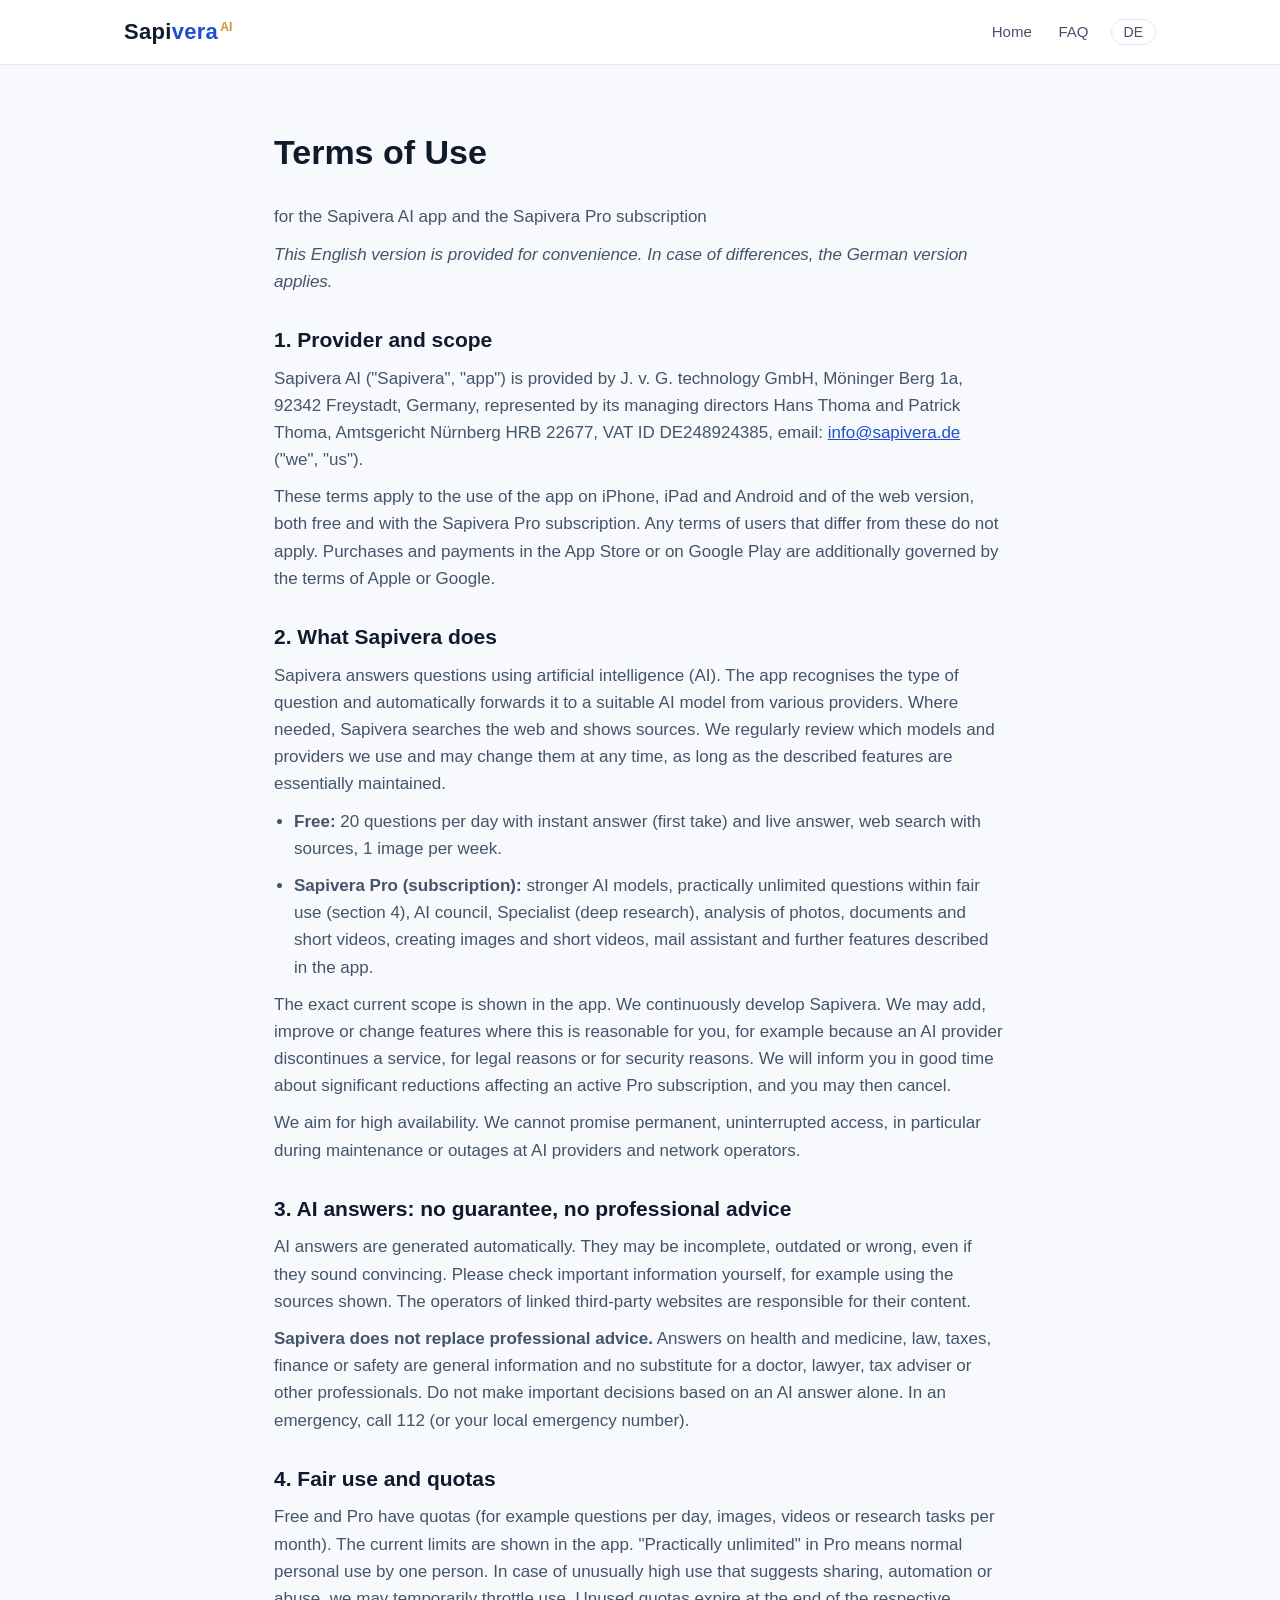
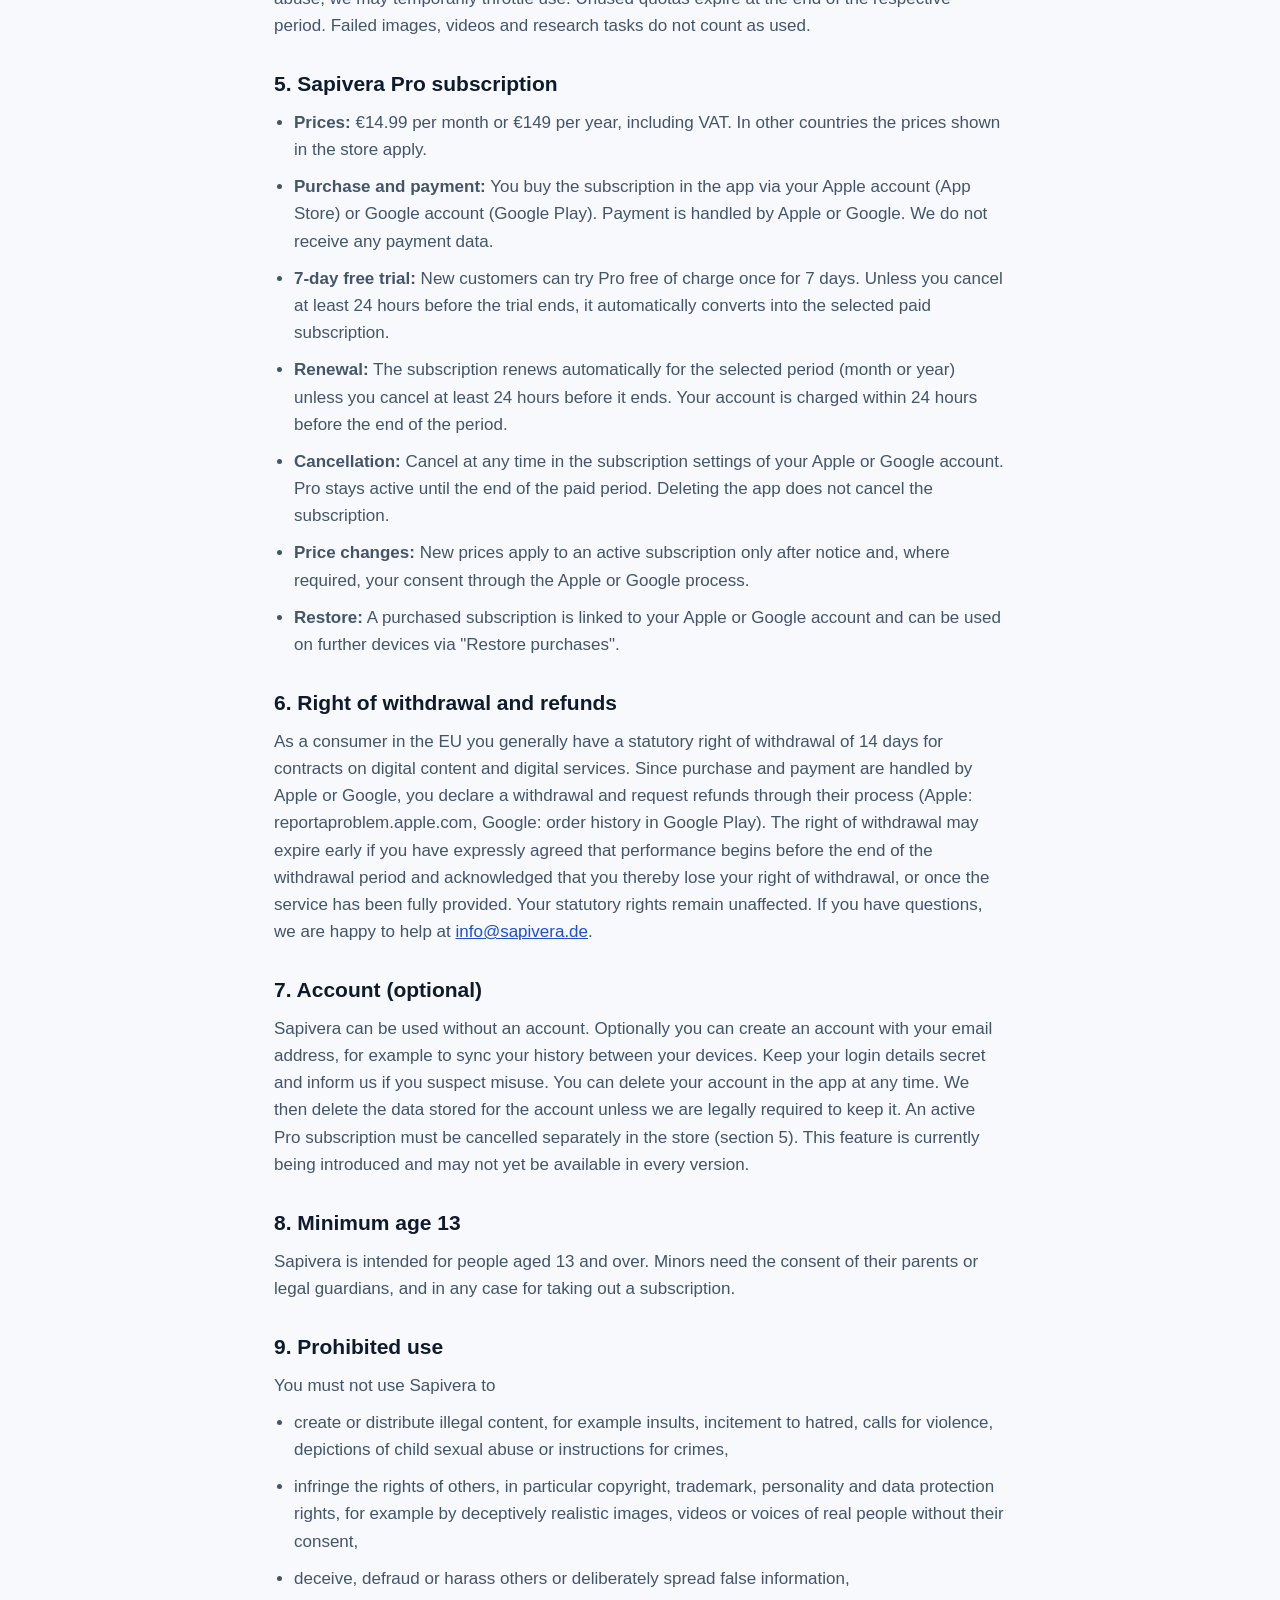
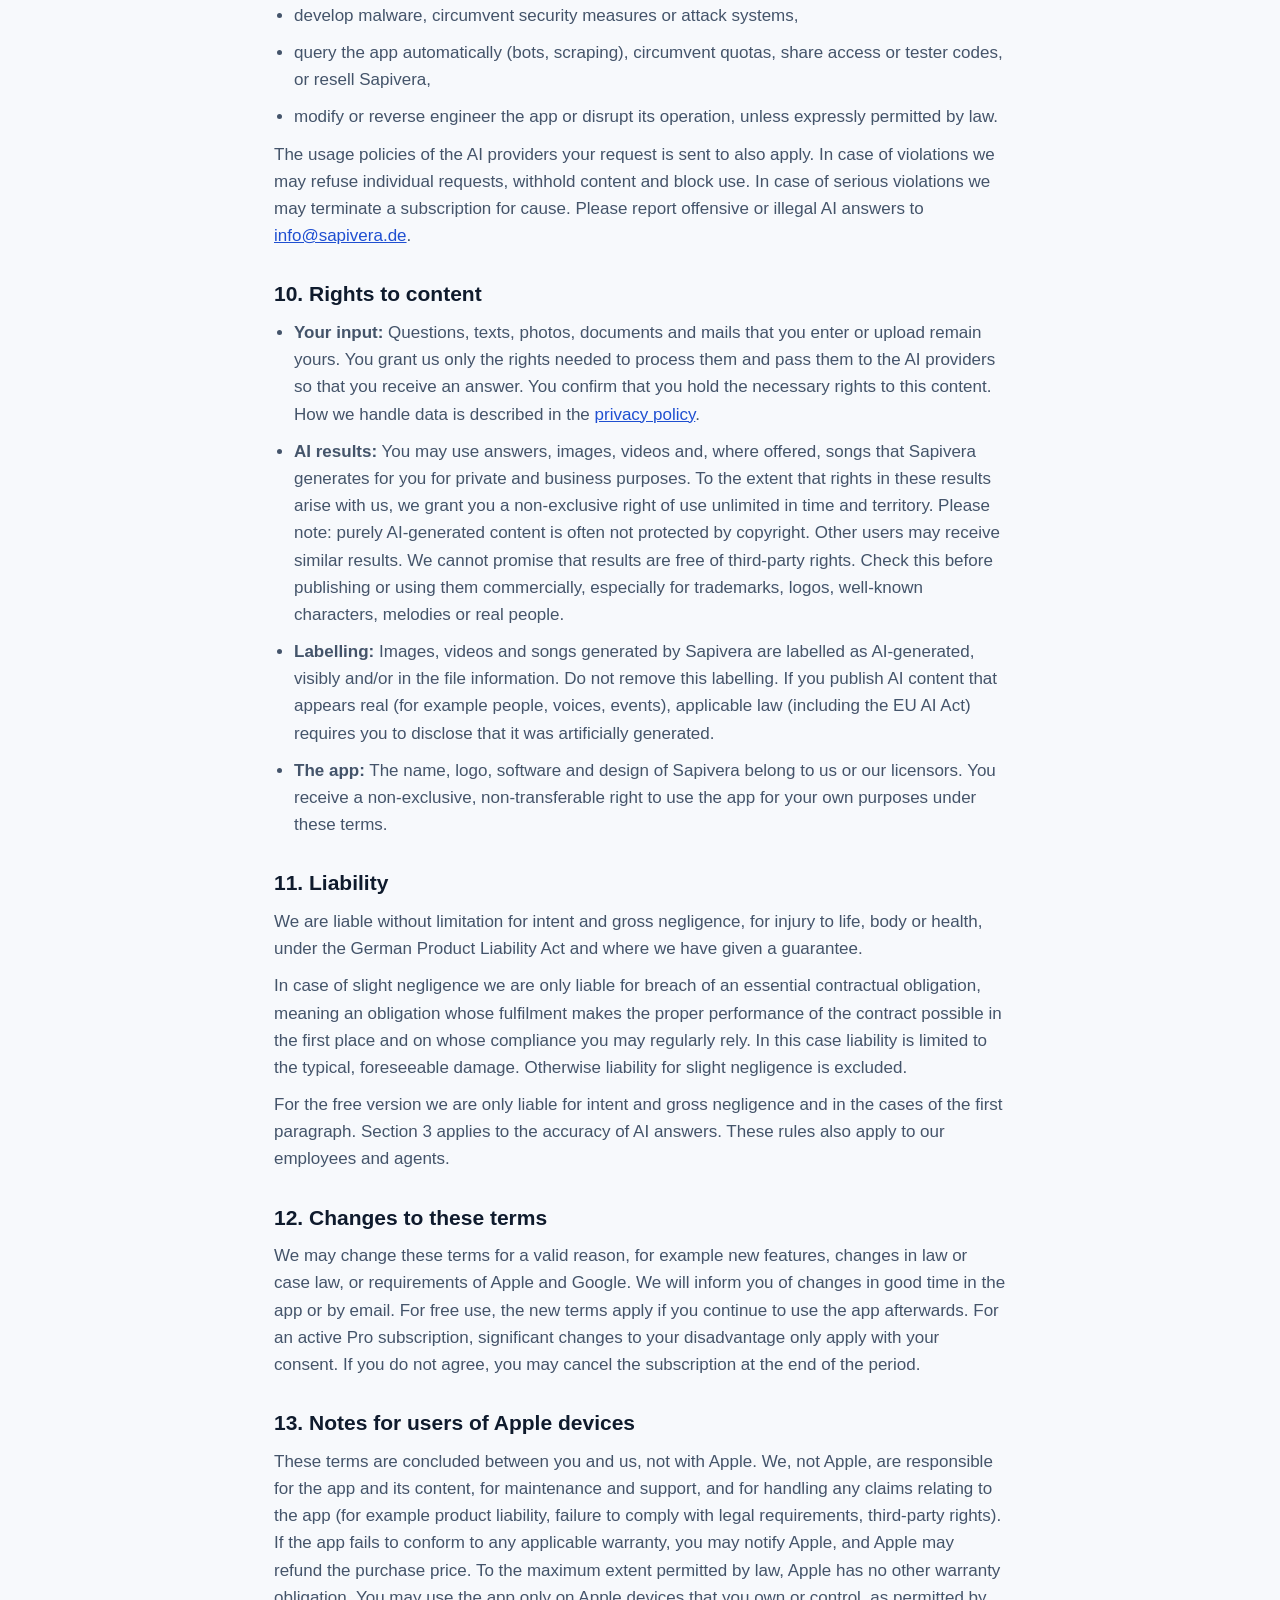
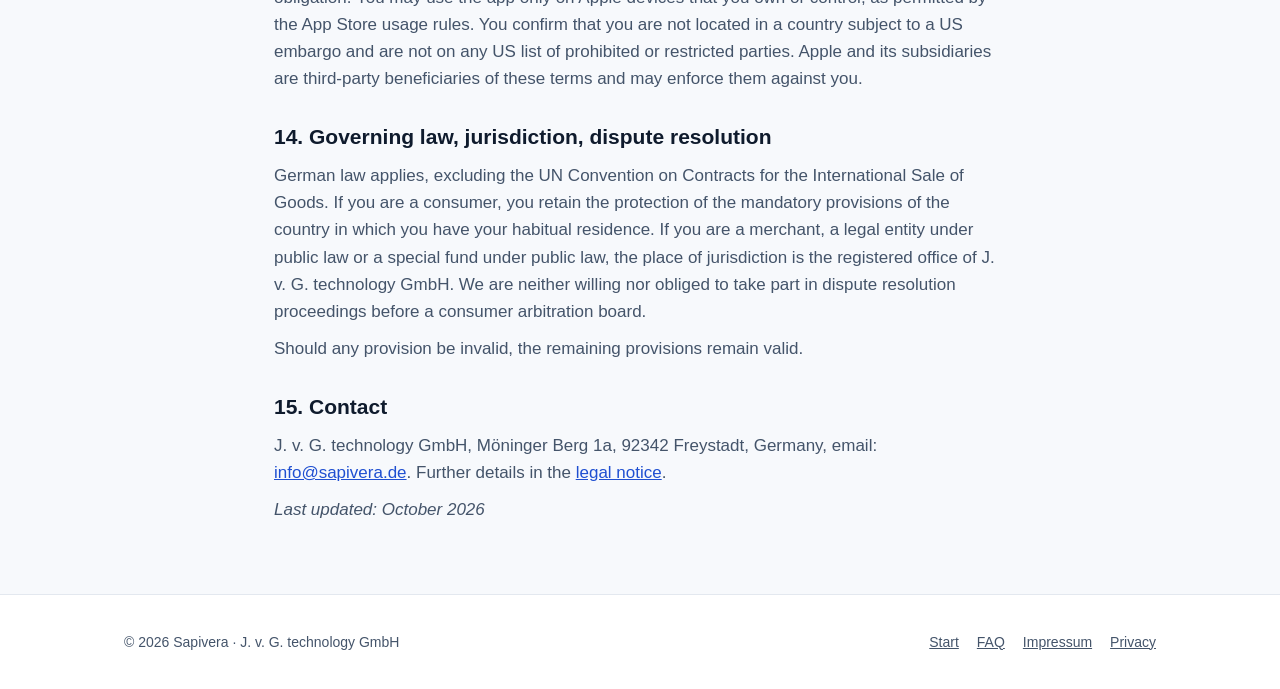
<file: nutzungsbedingungen.html>
<!DOCTYPE html>
<!--
  ENTWURF, vor Veröffentlichung anwaltlich prüfen lassen.
  DRAFT, have reviewed by a lawyer before publication.
  Stand 19.10.2026. Nicht sichtbar für Besucher.
-->
<html lang="de" data-lang="de">
<head>
<meta charset="utf-8">
<meta name="robots" content="noindex, nofollow">
<meta name="viewport" content="width=device-width, initial-scale=1">
<title>Nutzungsbedingungen | Sapivera</title>
<meta name="description" content="Nutzungsbedingungen für die App Sapivera AI und das Abo Sapivera Pro.">
<link rel="stylesheet" href="assets/style.css">
</head>
<body>

<header>
  <div class="wrap">
    <a class="logo" href="index.html">Sapi<span>vera</span><sup>AI</sup></a>
    <div>
      <nav>
        <a href="index.html"><span class="de">Start</span><span class="en">Home</span></a>
        <a href="faq.html">FAQ</a>
      </nav>
      <button class="lang" onclick="toggleLang()"><span class="de">EN</span><span class="en">DE</span></button>
    </div>
  </div>
</header>

<div class="legal">

<!-- ===================== DEUTSCH ===================== -->
<div class="de">
  <h1>Nutzungsbedingungen</h1>
  <p>für die App Sapivera AI und das Abo Sapivera Pro</p>

  <h2>1. Anbieter und Geltung</h2>
  <p>Anbieter von Sapivera AI ("Sapivera", "App") ist die J. v. G. technology GmbH, Möninger Berg 1a, 92342 Freystadt, Deutschland, vertreten durch die Geschäftsführer Hans Thoma und Patrick Thoma, Amtsgericht Nürnberg HRB 22677, USt-IdNr. DE248924385, E-Mail: <a href="mailto:info@sapivera.de">info@sapivera.de</a> ("wir").</p>
  <p>Diese Bedingungen gelten für die Nutzung der App auf iPhone, iPad und Android sowie der Web-Version, gratis und mit dem Abo Sapivera Pro. Abweichende Bedingungen von Nutzern gelten nicht. Für Kauf und Zahlung im App Store bzw. bei Google Play gelten zusätzlich die Bedingungen von Apple bzw. Google.</p>

  <h2>2. Was Sapivera leistet</h2>
  <p>Sapivera beantwortet Fragen mit Hilfe künstlicher Intelligenz (KI). Die App erkennt die Art der Frage und leitet sie automatisch an ein passendes KI-Modell verschiedener Anbieter weiter. Bei Bedarf sucht Sapivera im Internet und zeigt Quellen an. Welche Modelle und Anbieter wir einsetzen, prüfen wir regelmäßig und können sie jederzeit wechseln, solange die beschriebenen Funktionen im Wesentlichen erhalten bleiben.</p>
  <ul>
    <li><strong>Gratis:</strong> 20 Fragen pro Tag mit Sofort-Antwort (erste Einschätzung) und Live-Antwort, Internetsuche mit Quellen, 1 Bild pro Woche.</li>
    <li><strong>Sapivera Pro (Abo):</strong> stärkere KI-Modelle, praktisch unbegrenzt fragen im Rahmen der fairen Nutzung (Ziffer 4), KI-Rat, Spezialist (tiefe Recherche), Auswertung von Fotos, Dokumenten und kurzen Videos, Bilder und kurze Videos erstellen, Postfach-Assistent und weitere Funktionen, die in der App beschrieben sind.</li>
  </ul>
  <p>Der genaue aktuelle Umfang steht in der App. Wir entwickeln Sapivera laufend weiter. Wir dürfen Funktionen ergänzen, verbessern oder ändern, wenn das für Sie zumutbar ist, zum Beispiel weil ein KI-Anbieter einen Dienst einstellt, wegen gesetzlicher Vorgaben oder aus Sicherheitsgründen. Wesentliche Verschlechterungen beim laufenden Pro-Abo teilen wir rechtzeitig mit, Sie können dann kündigen.</p>
  <p>Wir bemühen uns um eine hohe Verfügbarkeit. Eine ständige, unterbrechungsfreie Erreichbarkeit können wir nicht zusagen, insbesondere bei Wartung oder Störungen bei KI-Anbietern und Netzbetreibern.</p>

  <h2>3. KI-Antworten: ohne Gewähr, keine Fachberatung</h2>
  <p>KI-Antworten werden automatisch erzeugt. Sie können unvollständig, veraltet oder falsch sein, auch wenn sie überzeugend klingen. Bitte prüfen Sie wichtige Angaben selbst, zum Beispiel über die angezeigten Quellen. Für Inhalte verlinkter fremder Seiten sind deren Betreiber verantwortlich.</p>
  <p><strong>Sapivera ersetzt keine fachliche Beratung.</strong> Antworten zu Gesundheit und Medizin, Recht, Steuern, Finanzen oder Sicherheit sind allgemeine Informationen und kein Ersatz für Arzt, Rechtsanwalt, Steuerberater oder andere Fachleute. Treffen Sie wichtige Entscheidungen nicht allein auf Grundlage einer KI-Antwort. Im Notfall wenden Sie sich an den Notruf 112.</p>

  <h2>4. Faire Nutzung und Kontingente</h2>
  <p>Gratis und Pro haben Kontingente (zum Beispiel Fragen pro Tag, Bilder, Videos oder Recherchen pro Monat). Die aktuellen Grenzen sehen Sie in der App. "Praktisch unbegrenzt" bei Pro bedeutet normale persönliche Nutzung durch eine Person. Bei ungewöhnlich hoher Nutzung, die auf Weitergabe, Automatisierung oder Missbrauch hindeutet, dürfen wir die Nutzung vorübergehend drosseln. Nicht verbrauchte Kontingente verfallen am Ende des jeweiligen Zeitraums. Fehlgeschlagene Bilder, Videos und Recherchen zählen nicht als verbraucht.</p>

  <h2>5. Abo Sapivera Pro</h2>
  <ul>
    <li><strong>Preise:</strong> 14,99 € pro Monat oder 149 € pro Jahr, jeweils inklusive Umsatzsteuer. In anderen Ländern gelten die im Store angezeigten Preise.</li>
    <li><strong>Kauf und Zahlung:</strong> Das Abo kaufen Sie in der App über Ihr Apple-Konto (App Store) bzw. Google-Konto (Google Play). Die Zahlung wickeln Apple bzw. Google ab. Zahlungsdaten erhalten wir nicht.</li>
    <li><strong>7 Tage gratis testen:</strong> Neukunden können Pro einmalig 7 Tage kostenlos testen. Wenn Sie nicht spätestens 24 Stunden vor Ende des Tests kündigen, geht der Test automatisch in das gewählte bezahlte Abo über.</li>
    <li><strong>Verlängerung:</strong> Das Abo verlängert sich automatisch um die gewählte Laufzeit (Monat oder Jahr), wenn Sie es nicht mindestens 24 Stunden vor Ablauf kündigen. Die Abbuchung erfolgt innerhalb von 24 Stunden vor Ablauf.</li>
    <li><strong>Kündigung:</strong> Kündigen Sie jederzeit in den Abo-Einstellungen Ihres Apple- bzw. Google-Kontos. Pro bleibt bis zum Ende der bezahlten Laufzeit aktiv. Das Löschen der App beendet das Abo nicht.</li>
    <li><strong>Preisänderungen:</strong> Neue Preise gelten für ein laufendes Abo erst nach Mitteilung und, soweit erforderlich, Ihrer Zustimmung im Verfahren von Apple bzw. Google.</li>
    <li><strong>Wiederherstellen:</strong> Ein gekauftes Abo ist an Ihr Apple- bzw. Google-Konto gebunden und lässt sich auf weiteren Geräten über "Käufe wiederherstellen" nutzen.</li>
  </ul>

  <h2>6. Widerrufsrecht und Erstattungen</h2>
  <p>Als Verbraucher in der EU haben Sie bei Verträgen über digitale Inhalte und Dienstleistungen grundsätzlich ein gesetzliches Widerrufsrecht von 14 Tagen. Da Kauf und Zahlung über Apple bzw. Google laufen, erklären Sie einen Widerruf und beantragen Erstattungen über deren Verfahren (Apple: reportaproblem.apple.com, Google: Bestellverlauf in Google Play). Das Widerrufsrecht kann vorzeitig erlöschen, wenn Sie ausdrücklich zugestimmt haben, dass die Leistung vor Ablauf der Widerrufsfrist beginnt, und bestätigt haben, dass Sie dadurch Ihr Widerrufsrecht verlieren bzw. wenn die Dienstleistung vollständig erbracht ist. Ihre gesetzlichen Rechte bleiben unberührt. Bei Fragen helfen wir Ihnen gern unter <a href="mailto:info@sapivera.de">info@sapivera.de</a>.</p>

  <h2>7. Konto (freiwillig)</h2>
  <p>Sapivera ist ohne Konto nutzbar. Optional können Sie ein Konto mit Ihrer E-Mail-Adresse anlegen, um zum Beispiel Ihren Verlauf zwischen Ihren Geräten abzugleichen. Halten Sie Ihre Zugangsdaten geheim und informieren Sie uns, wenn Sie einen Missbrauch vermuten. Sie können Ihr Konto jederzeit in der App löschen. Dabei löschen wir die zum Konto gespeicherten Daten, soweit wir sie nicht gesetzlich aufbewahren müssen. Ein laufendes Pro-Abo kündigen Sie getrennt im Store (Ziffer 5). Diese Funktion wird gerade eingeführt und steht eventuell noch nicht in jeder Version zur Verfügung.</p>

  <h2>8. Nutzung ab 13 Jahren</h2>
  <p>Sapivera ist für Personen ab 13 Jahren bestimmt. Minderjährige brauchen die Zustimmung ihrer Eltern bzw. Erziehungsberechtigten, für den Abschluss eines Abos in jedem Fall.</p>

  <h2>9. Verbotene Nutzung</h2>
  <p>Sie dürfen Sapivera nicht nutzen, um</p>
  <ul>
    <li>rechtswidrige Inhalte zu erstellen oder zu verbreiten, zum Beispiel Beleidigung, Volksverhetzung, Gewaltaufrufe, Darstellungen sexuellen Missbrauchs von Kindern oder Anleitungen zu Straftaten,</li>
    <li>Rechte anderer zu verletzen, insbesondere Urheber-, Marken-, Persönlichkeits- und Datenschutzrechte, zum Beispiel durch täuschend echte Bilder, Videos oder Stimmen realer Personen ohne deren Einwilligung,</li>
    <li>andere zu täuschen, zu betrügen, zu belästigen oder gezielt Falschinformationen zu verbreiten,</li>
    <li>Schadsoftware zu entwickeln, Sicherheitsmaßnahmen zu umgehen oder Systeme anzugreifen,</li>
    <li>die App automatisiert abzufragen (Bots, Scraping), Kontingente zu umgehen, Zugänge oder Tester-Codes weiterzugeben oder Sapivera weiterzuverkaufen,</li>
    <li>die App zu verändern, zurückzuentwickeln oder ihre Funktionsweise zu stören, soweit das Gesetz dies nicht ausdrücklich erlaubt.</li>
  </ul>
  <p>Zusätzlich gelten die Nutzungsregeln der KI-Anbieter, an die Ihre Anfrage geht. Bei Verstößen dürfen wir einzelne Anfragen ablehnen, Inhalte nicht ausliefern und die Nutzung sperren. Bei schweren Verstößen können wir ein Abo außerordentlich kündigen. Anstößige oder rechtswidrige KI-Antworten melden Sie bitte an <a href="mailto:info@sapivera.de">info@sapivera.de</a>.</p>

  <h2>10. Rechte an Inhalten</h2>
  <ul>
    <li><strong>Ihre Eingaben:</strong> Fragen, Texte, Fotos, Dokumente und Mails, die Sie eingeben oder hochladen, bleiben Ihre. Sie räumen uns nur die Rechte ein, die nötig sind, um sie zu verarbeiten und an die KI-Anbieter zu übermitteln, damit Sie eine Antwort erhalten. Sie sichern zu, dass Sie die nötigen Rechte an diesen Inhalten haben. Wie wir mit Daten umgehen, steht in der <a href="datenschutz.html">Datenschutzerklärung</a>.</li>
    <li><strong>KI-Ergebnisse:</strong> Antworten, Bilder, Videos und, soweit angeboten, Songs, die Sapivera für Sie erzeugt, dürfen Sie privat und geschäftlich nutzen. Soweit an diesen Ergebnissen Rechte bei uns entstehen, räumen wir Ihnen ein einfaches, zeitlich und räumlich unbeschränktes Nutzungsrecht ein. Bitte beachten Sie: Rein KI-erzeugte Inhalte sind oft nicht urheberrechtlich geschützt. Andere Nutzer können ähnliche Ergebnisse erhalten. Wir können nicht zusagen, dass Ergebnisse frei von Rechten Dritter sind. Prüfen Sie das vor einer Veröffentlichung oder geschäftlichen Verwendung, besonders bei Marken, Logos, bekannten Figuren, Melodien oder realen Personen.</li>
    <li><strong>Kennzeichnung:</strong> Von Sapivera erzeugte Bilder, Videos und Songs sind als KI-erzeugt gekennzeichnet, sichtbar oder in den Datei-Informationen. Entfernen Sie diese Kennzeichnung nicht. Wenn Sie KI-Inhalte veröffentlichen, die echt wirken (zum Beispiel Personen, Stimmen, Ereignisse), müssen Sie nach geltendem Recht (unter anderem EU-KI-Verordnung) offenlegen, dass sie künstlich erzeugt sind.</li>
    <li><strong>Die App:</strong> Name, Logo, Software und Gestaltung von Sapivera gehören uns bzw. unseren Lizenzgebern. Sie erhalten ein einfaches, nicht übertragbares Recht, die App für eigene Zwecke im Rahmen dieser Bedingungen zu nutzen.</li>
  </ul>

  <h2>11. Haftung</h2>
  <p>Wir haften unbeschränkt bei Vorsatz und grober Fahrlässigkeit, bei Verletzung von Leben, Körper oder Gesundheit, nach dem Produkthaftungsgesetz und soweit wir eine Garantie übernommen haben.</p>
  <p>Bei leichter Fahrlässigkeit haften wir nur, wenn wir eine wesentliche Vertragspflicht verletzen, also eine Pflicht, deren Erfüllung die ordnungsgemäße Durchführung des Vertrags erst ermöglicht und auf deren Einhaltung Sie regelmäßig vertrauen dürfen. In diesem Fall ist die Haftung auf den vertragstypischen, vorhersehbaren Schaden begrenzt. Im Übrigen ist die Haftung bei leichter Fahrlässigkeit ausgeschlossen.</p>
  <p>Für die Gratis-Version haften wir nur bei Vorsatz und grober Fahrlässigkeit sowie in den Fällen des ersten Absatzes. Für die inhaltliche Richtigkeit von KI-Antworten gilt Ziffer 3. Diese Regeln gelten auch für unsere Mitarbeiter und Beauftragten.</p>

  <h2>12. Änderungen dieser Bedingungen</h2>
  <p>Wir können diese Bedingungen ändern, wenn es dafür einen sachlichen Grund gibt, zum Beispiel neue Funktionen, geänderte Gesetze oder Rechtsprechung oder Vorgaben von Apple und Google. Änderungen teilen wir Ihnen rechtzeitig in der App oder per E-Mail mit. Für die Gratis-Nutzung gelten die neuen Bedingungen, wenn Sie die App danach weiter nutzen. Bei einem laufenden Pro-Abo gelten wesentliche Änderungen zu Ihrem Nachteil nur mit Ihrer Zustimmung. Stimmen Sie nicht zu, können Sie das Abo zum Ende der Laufzeit kündigen.</p>

  <h2>13. Hinweise für Nutzer von Apple-Geräten</h2>
  <p>Diese Bedingungen gelten zwischen Ihnen und uns, nicht mit Apple. Wir, nicht Apple, sind für die App und ihre Inhalte, für Wartung und Support sowie für die Bearbeitung von Ansprüchen im Zusammenhang mit der App verantwortlich (zum Beispiel Produkthaftung, Verletzung gesetzlicher Vorgaben, Rechte Dritter). Erfüllt die App eine zugesicherte Eigenschaft nicht, können Sie Apple informieren, Apple erstattet dann gegebenenfalls den Kaufpreis. Weitere Gewährleistungspflichten hat Apple im gesetzlich zulässigen Rahmen nicht. Sie dürfen die App nur auf Apple-Geräten nutzen, die Ihnen gehören oder die Sie kontrollieren, im Rahmen der Nutzungsregeln des App Store. Sie bestätigen, dass Sie sich nicht in einem Land befinden, gegen das ein Embargo der USA besteht, und nicht auf einer Sanktionsliste der USA stehen. Apple und seine Tochtergesellschaften sind begünstigte Dritte dieser Bedingungen und können sie Ihnen gegenüber durchsetzen.</p>

  <h2>14. Recht, Gerichtsstand, Streitbeilegung</h2>
  <p>Es gilt das Recht der Bundesrepublik Deutschland unter Ausschluss des UN-Kaufrechts. Wenn Sie Verbraucher sind, behalten Sie den Schutz der zwingenden Vorschriften des Staates, in dem Sie Ihren gewöhnlichen Aufenthalt haben. Sind Sie Kaufmann, juristische Person des öffentlichen Rechts oder öffentlich-rechtliches Sondervermögen, ist Gerichtsstand der Sitz der J. v. G. technology GmbH. Wir sind nicht bereit oder verpflichtet, an Streitbeilegungsverfahren vor einer Verbraucherschlichtungsstelle teilzunehmen.</p>
  <p>Sollte eine Bestimmung unwirksam sein, bleiben die übrigen Bestimmungen wirksam.</p>

  <h2>15. Kontakt</h2>
  <p>J. v. G. technology GmbH, Möninger Berg 1a, 92342 Freystadt, Deutschland, E-Mail: <a href="mailto:info@sapivera.de">info@sapivera.de</a>. Weitere Angaben im <a href="impressum.html">Impressum</a>.</p>
  <p><em>Stand: Oktober 2026</em></p>
</div>

<!-- ===================== ENGLISH ===================== -->
<div class="en">
  <h1>Terms of Use</h1>
  <p>for the Sapivera AI app and the Sapivera Pro subscription</p>
  <p><em>This English version is provided for convenience. In case of differences, the German version applies.</em></p>

  <h2>1. Provider and scope</h2>
  <p>Sapivera AI ("Sapivera", "app") is provided by J. v. G. technology GmbH, Möninger Berg 1a, 92342 Freystadt, Germany, represented by its managing directors Hans Thoma and Patrick Thoma, Amtsgericht Nürnberg HRB 22677, VAT ID DE248924385, email: <a href="mailto:info@sapivera.de">info@sapivera.de</a> ("we", "us").</p>
  <p>These terms apply to the use of the app on iPhone, iPad and Android and of the web version, both free and with the Sapivera Pro subscription. Any terms of users that differ from these do not apply. Purchases and payments in the App Store or on Google Play are additionally governed by the terms of Apple or Google.</p>

  <h2>2. What Sapivera does</h2>
  <p>Sapivera answers questions using artificial intelligence (AI). The app recognises the type of question and automatically forwards it to a suitable AI model from various providers. Where needed, Sapivera searches the web and shows sources. We regularly review which models and providers we use and may change them at any time, as long as the described features are essentially maintained.</p>
  <ul>
    <li><strong>Free:</strong> 20 questions per day with instant answer (first take) and live answer, web search with sources, 1 image per week.</li>
    <li><strong>Sapivera Pro (subscription):</strong> stronger AI models, practically unlimited questions within fair use (section 4), AI council, Specialist (deep research), analysis of photos, documents and short videos, creating images and short videos, mail assistant and further features described in the app.</li>
  </ul>
  <p>The exact current scope is shown in the app. We continuously develop Sapivera. We may add, improve or change features where this is reasonable for you, for example because an AI provider discontinues a service, for legal reasons or for security reasons. We will inform you in good time about significant reductions affecting an active Pro subscription, and you may then cancel.</p>
  <p>We aim for high availability. We cannot promise permanent, uninterrupted access, in particular during maintenance or outages at AI providers and network operators.</p>

  <h2>3. AI answers: no guarantee, no professional advice</h2>
  <p>AI answers are generated automatically. They may be incomplete, outdated or wrong, even if they sound convincing. Please check important information yourself, for example using the sources shown. The operators of linked third-party websites are responsible for their content.</p>
  <p><strong>Sapivera does not replace professional advice.</strong> Answers on health and medicine, law, taxes, finance or safety are general information and no substitute for a doctor, lawyer, tax adviser or other professionals. Do not make important decisions based on an AI answer alone. In an emergency, call 112 (or your local emergency number).</p>

  <h2>4. Fair use and quotas</h2>
  <p>Free and Pro have quotas (for example questions per day, images, videos or research tasks per month). The current limits are shown in the app. "Practically unlimited" in Pro means normal personal use by one person. In case of unusually high use that suggests sharing, automation or abuse, we may temporarily throttle use. Unused quotas expire at the end of the respective period. Failed images, videos and research tasks do not count as used.</p>

  <h2>5. Sapivera Pro subscription</h2>
  <ul>
    <li><strong>Prices:</strong> €14.99 per month or €149 per year, including VAT. In other countries the prices shown in the store apply.</li>
    <li><strong>Purchase and payment:</strong> You buy the subscription in the app via your Apple account (App Store) or Google account (Google Play). Payment is handled by Apple or Google. We do not receive any payment data.</li>
    <li><strong>7-day free trial:</strong> New customers can try Pro free of charge once for 7 days. Unless you cancel at least 24 hours before the trial ends, it automatically converts into the selected paid subscription.</li>
    <li><strong>Renewal:</strong> The subscription renews automatically for the selected period (month or year) unless you cancel at least 24 hours before it ends. Your account is charged within 24 hours before the end of the period.</li>
    <li><strong>Cancellation:</strong> Cancel at any time in the subscription settings of your Apple or Google account. Pro stays active until the end of the paid period. Deleting the app does not cancel the subscription.</li>
    <li><strong>Price changes:</strong> New prices apply to an active subscription only after notice and, where required, your consent through the Apple or Google process.</li>
    <li><strong>Restore:</strong> A purchased subscription is linked to your Apple or Google account and can be used on further devices via "Restore purchases".</li>
  </ul>

  <h2>6. Right of withdrawal and refunds</h2>
  <p>As a consumer in the EU you generally have a statutory right of withdrawal of 14 days for contracts on digital content and digital services. Since purchase and payment are handled by Apple or Google, you declare a withdrawal and request refunds through their process (Apple: reportaproblem.apple.com, Google: order history in Google Play). The right of withdrawal may expire early if you have expressly agreed that performance begins before the end of the withdrawal period and acknowledged that you thereby lose your right of withdrawal, or once the service has been fully provided. Your statutory rights remain unaffected. If you have questions, we are happy to help at <a href="mailto:info@sapivera.de">info@sapivera.de</a>.</p>

  <h2>7. Account (optional)</h2>
  <p>Sapivera can be used without an account. Optionally you can create an account with your email address, for example to sync your history between your devices. Keep your login details secret and inform us if you suspect misuse. You can delete your account in the app at any time. We then delete the data stored for the account unless we are legally required to keep it. An active Pro subscription must be cancelled separately in the store (section 5). This feature is currently being introduced and may not yet be available in every version.</p>

  <h2>8. Minimum age 13</h2>
  <p>Sapivera is intended for people aged 13 and over. Minors need the consent of their parents or legal guardians, and in any case for taking out a subscription.</p>

  <h2>9. Prohibited use</h2>
  <p>You must not use Sapivera to</p>
  <ul>
    <li>create or distribute illegal content, for example insults, incitement to hatred, calls for violence, depictions of child sexual abuse or instructions for crimes,</li>
    <li>infringe the rights of others, in particular copyright, trademark, personality and data protection rights, for example by deceptively realistic images, videos or voices of real people without their consent,</li>
    <li>deceive, defraud or harass others or deliberately spread false information,</li>
    <li>develop malware, circumvent security measures or attack systems,</li>
    <li>query the app automatically (bots, scraping), circumvent quotas, share access or tester codes, or resell Sapivera,</li>
    <li>modify or reverse engineer the app or disrupt its operation, unless expressly permitted by law.</li>
  </ul>
  <p>The usage policies of the AI providers your request is sent to also apply. In case of violations we may refuse individual requests, withhold content and block use. In case of serious violations we may terminate a subscription for cause. Please report offensive or illegal AI answers to <a href="mailto:info@sapivera.de">info@sapivera.de</a>.</p>

  <h2>10. Rights to content</h2>
  <ul>
    <li><strong>Your input:</strong> Questions, texts, photos, documents and mails that you enter or upload remain yours. You grant us only the rights needed to process them and pass them to the AI providers so that you receive an answer. You confirm that you hold the necessary rights to this content. How we handle data is described in the <a href="datenschutz.html">privacy policy</a>.</li>
    <li><strong>AI results:</strong> You may use answers, images, videos and, where offered, songs that Sapivera generates for you for private and business purposes. To the extent that rights in these results arise with us, we grant you a non-exclusive right of use unlimited in time and territory. Please note: purely AI-generated content is often not protected by copyright. Other users may receive similar results. We cannot promise that results are free of third-party rights. Check this before publishing or using them commercially, especially for trademarks, logos, well-known characters, melodies or real people.</li>
    <li><strong>Labelling:</strong> Images, videos and songs generated by Sapivera are labelled as AI-generated, visibly and/or in the file information. Do not remove this labelling. If you publish AI content that appears real (for example people, voices, events), applicable law (including the EU AI Act) requires you to disclose that it was artificially generated.</li>
    <li><strong>The app:</strong> The name, logo, software and design of Sapivera belong to us or our licensors. You receive a non-exclusive, non-transferable right to use the app for your own purposes under these terms.</li>
  </ul>

  <h2>11. Liability</h2>
  <p>We are liable without limitation for intent and gross negligence, for injury to life, body or health, under the German Product Liability Act and where we have given a guarantee.</p>
  <p>In case of slight negligence we are only liable for breach of an essential contractual obligation, meaning an obligation whose fulfilment makes the proper performance of the contract possible in the first place and on whose compliance you may regularly rely. In this case liability is limited to the typical, foreseeable damage. Otherwise liability for slight negligence is excluded.</p>
  <p>For the free version we are only liable for intent and gross negligence and in the cases of the first paragraph. Section 3 applies to the accuracy of AI answers. These rules also apply to our employees and agents.</p>

  <h2>12. Changes to these terms</h2>
  <p>We may change these terms for a valid reason, for example new features, changes in law or case law, or requirements of Apple and Google. We will inform you of changes in good time in the app or by email. For free use, the new terms apply if you continue to use the app afterwards. For an active Pro subscription, significant changes to your disadvantage only apply with your consent. If you do not agree, you may cancel the subscription at the end of the period.</p>

  <h2>13. Notes for users of Apple devices</h2>
  <p>These terms are concluded between you and us, not with Apple. We, not Apple, are responsible for the app and its content, for maintenance and support, and for handling any claims relating to the app (for example product liability, failure to comply with legal requirements, third-party rights). If the app fails to conform to any applicable warranty, you may notify Apple, and Apple may refund the purchase price. To the maximum extent permitted by law, Apple has no other warranty obligation. You may use the app only on Apple devices that you own or control, as permitted by the App Store usage rules. You confirm that you are not located in a country subject to a US embargo and are not on any US list of prohibited or restricted parties. Apple and its subsidiaries are third-party beneficiaries of these terms and may enforce them against you.</p>

  <h2>14. Governing law, jurisdiction, dispute resolution</h2>
  <p>German law applies, excluding the UN Convention on Contracts for the International Sale of Goods. If you are a consumer, you retain the protection of the mandatory provisions of the country in which you have your habitual residence. If you are a merchant, a legal entity under public law or a special fund under public law, the place of jurisdiction is the registered office of J. v. G. technology GmbH. We are neither willing nor obliged to take part in dispute resolution proceedings before a consumer arbitration board.</p>
  <p>Should any provision be invalid, the remaining provisions remain valid.</p>

  <h2>15. Contact</h2>
  <p>J. v. G. technology GmbH, Möninger Berg 1a, 92342 Freystadt, Germany, email: <a href="mailto:info@sapivera.de">info@sapivera.de</a>. Further details in the <a href="impressum.html">legal notice</a>.</p>
  <p><em>Last updated: October 2026</em></p>
</div>

</div>

<footer>
  <div class="wrap">
    <div>© 2026 Sapivera · J. v. G. technology GmbH</div>
    <div><a href="index.html">Start</a><a href="faq.html">FAQ</a><a href="impressum.html">Impressum</a><a href="datenschutz.html"><span class="de">Datenschutz</span><span class="en">Privacy</span></a></div>
  </div>
</footer>

<script>
function setLang(l){document.documentElement.setAttribute('data-lang',l);document.documentElement.lang=l;try{localStorage.setItem('sv-lang',l)}catch(e){}}
function toggleLang(){setLang(document.documentElement.getAttribute('data-lang')==='de'?'en':'de')}
(function(){var s=null;try{s=localStorage.getItem('sv-lang')}catch(e){}
  setLang(s||((navigator.language||'de').slice(0,2)==='de'?'de':'en'));})();
</script>
</body>
</html>
</file>
<file: assets/style.css>
:root{
  --ink:#0f1b2d; --ink-soft:#44546a; --line:#e3e8ef; --bg:#f7f9fc; --card:#ffffff;
  --brand:#1f4fd1; --brand-dark:#163a9c; --gold:#c9972b;
}
*{box-sizing:border-box;margin:0;padding:0}
html{scroll-behavior:smooth}
body{font-family:-apple-system,BlinkMacSystemFont,"Segoe UI",Roboto,Helvetica,Arial,sans-serif;color:var(--ink);background:var(--bg);line-height:1.6;font-size:17px}
a{color:var(--brand)}
.wrap{max-width:1080px;margin:0 auto;padding:0 24px}

header{background:rgba(255,255,255,.92);backdrop-filter:blur(8px);border-bottom:1px solid var(--line);position:sticky;top:0;z-index:10}
header .wrap{display:flex;align-items:center;justify-content:space-between;height:64px}
header .wrap > div{display:flex;align-items:center;white-space:nowrap}
.logo{font-weight:700;font-size:22px;letter-spacing:.3px;color:var(--ink);text-decoration:none}
.logo span{color:var(--brand)}
.logo sup{color:var(--gold);font-size:12px;margin-left:2px}
nav a{margin-left:22px;color:var(--ink-soft);text-decoration:none;font-size:15px}
nav a:hover{color:var(--brand)}
.lang{margin-left:22px;border:1px solid var(--line);border-radius:20px;padding:4px 12px;background:#fff;cursor:pointer;font-size:14px;color:var(--ink-soft)}

.hero{padding:96px 0 72px;text-align:center}
.hero h1{font-size:52px;line-height:1.1;margin-bottom:18px;letter-spacing:-.5px}
.hero h1 em{font-style:normal;color:var(--brand)}
.hero p.lead{font-size:21px;color:var(--ink-soft);max-width:720px;margin:0 auto 34px}
.askbox{max-width:680px;margin:0 auto;display:flex;background:#fff;border:1px solid var(--line);border-radius:16px;box-shadow:0 10px 30px rgba(15,27,45,.08);overflow:hidden}
.askbox input{flex:1;border:0;padding:20px 22px;font-size:18px;outline:none;color:var(--ink)}
.askbox button{border:0;background:var(--brand);color:#fff;font-size:16px;padding:0 26px;cursor:pointer}
.hint{margin-top:14px;font-size:14px;color:var(--ink-soft)}
.badges{margin-top:30px;display:flex;gap:10px;justify-content:center;flex-wrap:wrap}
.badge{background:#fff;border:1px solid var(--line);border-radius:30px;padding:6px 14px;font-size:14px;color:var(--ink-soft)}

section{padding:72px 0}
section h2{font-size:34px;margin-bottom:12px;text-align:center}
section p.sub{color:var(--ink-soft);text-align:center;max-width:680px;margin:0 auto 44px}
.grid{display:grid;grid-template-columns:repeat(3,1fr);gap:22px}
.card{background:var(--card);border:1px solid var(--line);border-radius:16px;padding:28px}
.card .num{font-size:13px;font-weight:700;color:var(--gold);letter-spacing:1.5px;margin-bottom:8px}
.card h3{font-size:21px;margin-bottom:8px}
.card p{color:var(--ink-soft);font-size:16px}

.white{background:#fff;border-top:1px solid var(--line);border-bottom:1px solid var(--line)}
.plans{display:grid;grid-template-columns:1fr 1fr;gap:22px;max-width:860px;margin:0 auto}
.plan{border:1px solid var(--line);border-radius:18px;padding:32px;background:var(--bg)}
.plan.pro{border:2px solid var(--brand);background:#fff}
.plan h3{font-size:24px;margin-bottom:6px}
.plan .tag{display:inline-block;background:var(--brand);color:#fff;border-radius:20px;font-size:12px;padding:3px 10px;margin-bottom:12px}
.plan ul{list-style:none;margin-top:14px}
.plan li{padding:6px 0 6px 26px;position:relative;color:var(--ink-soft)}
.plan li:before{content:"✓";position:absolute;left:0;color:var(--brand);font-weight:700}
.soon{font-size:12px;color:var(--gold);font-weight:700;margin-left:6px}

.status{max-width:560px;margin:0 auto;background:#0f1b2d;color:#dfe7f5;border-radius:16px;padding:26px 28px;font-family:ui-monospace,Menlo,monospace;font-size:15px}
.status div{padding:4px 0;opacity:.35;transition:opacity .4s}
.status div.on{opacity:1}
.status div.done{opacity:.75}

.promise{text-align:center}
.promise .big{font-size:30px;font-weight:700;margin-bottom:8px}
.promise .small{color:var(--ink-soft);font-size:19px}

.cta{text-align:center}
.store{display:inline-block;background:var(--ink);color:#fff;text-decoration:none;border-radius:12px;padding:14px 26px;font-size:17px;margin-top:10px}

footer{padding:36px 0;color:var(--ink-soft);font-size:14px;border-top:1px solid var(--line);background:#fff}
footer .wrap{display:flex;justify-content:space-between;flex-wrap:wrap;gap:12px}
footer a{color:var(--ink-soft);margin-left:18px}

.legal{max-width:780px;margin:0 auto;padding:60px 24px}
.legal h1{font-size:34px;margin-bottom:24px}
.legal h2{font-size:21px;margin:28px 0 8px;text-align:left}
.legal p,.legal li{color:var(--ink-soft);margin-bottom:10px}
.legal ul{padding-left:20px}

[data-lang="en"] .de{display:none} [data-lang="de"] .en{display:none}

@media(max-width:820px){
  .hero h1{font-size:36px} .hero p.lead{font-size:18px}
  .grid,.plans{grid-template-columns:1fr}
  nav a{display:none}
}

.card.mode.pro{border-color:#E7C9B0}
.card.mode .num{color:#B4642D}
.mode-facts{list-style:none;margin-top:12px;font-size:15px}
.mode-facts li{padding:5px 0;color:var(--ink-soft);border-top:1px solid var(--line)}
.mode-facts b{color:var(--ink)}
.modi-kurz{text-align:center;margin-top:28px;font-size:19px;color:var(--ink)}
/* FAQ-Seite (ersetzt KI-Auskunft, 19.10.2026) */
.faq-suche{width:100%;font:inherit;font-size:16px;padding:12px 14px;border:1px solid var(--line);border-radius:12px;margin:4px 0 8px;outline:none}
.faq-suche:focus{border-color:#1f4fd1}
.faq details{border:1px solid var(--line);border-radius:12px;margin:8px 0;background:#fff}
.faq summary{cursor:pointer;padding:14px 16px;font-weight:600;list-style:none;position:relative;padding-right:40px}
.faq summary::-webkit-details-marker{display:none}
.faq summary::after{content:"+";position:absolute;right:16px;top:12px;font-size:20px;color:var(--ink-soft)}
.faq details[open] summary::after{content:"−"}
.faq details p,.faq details ul{padding:0 16px 14px;margin:0}
.faq details ul{padding-left:34px}
.faq-leer{margin-top:12px}
</file>
